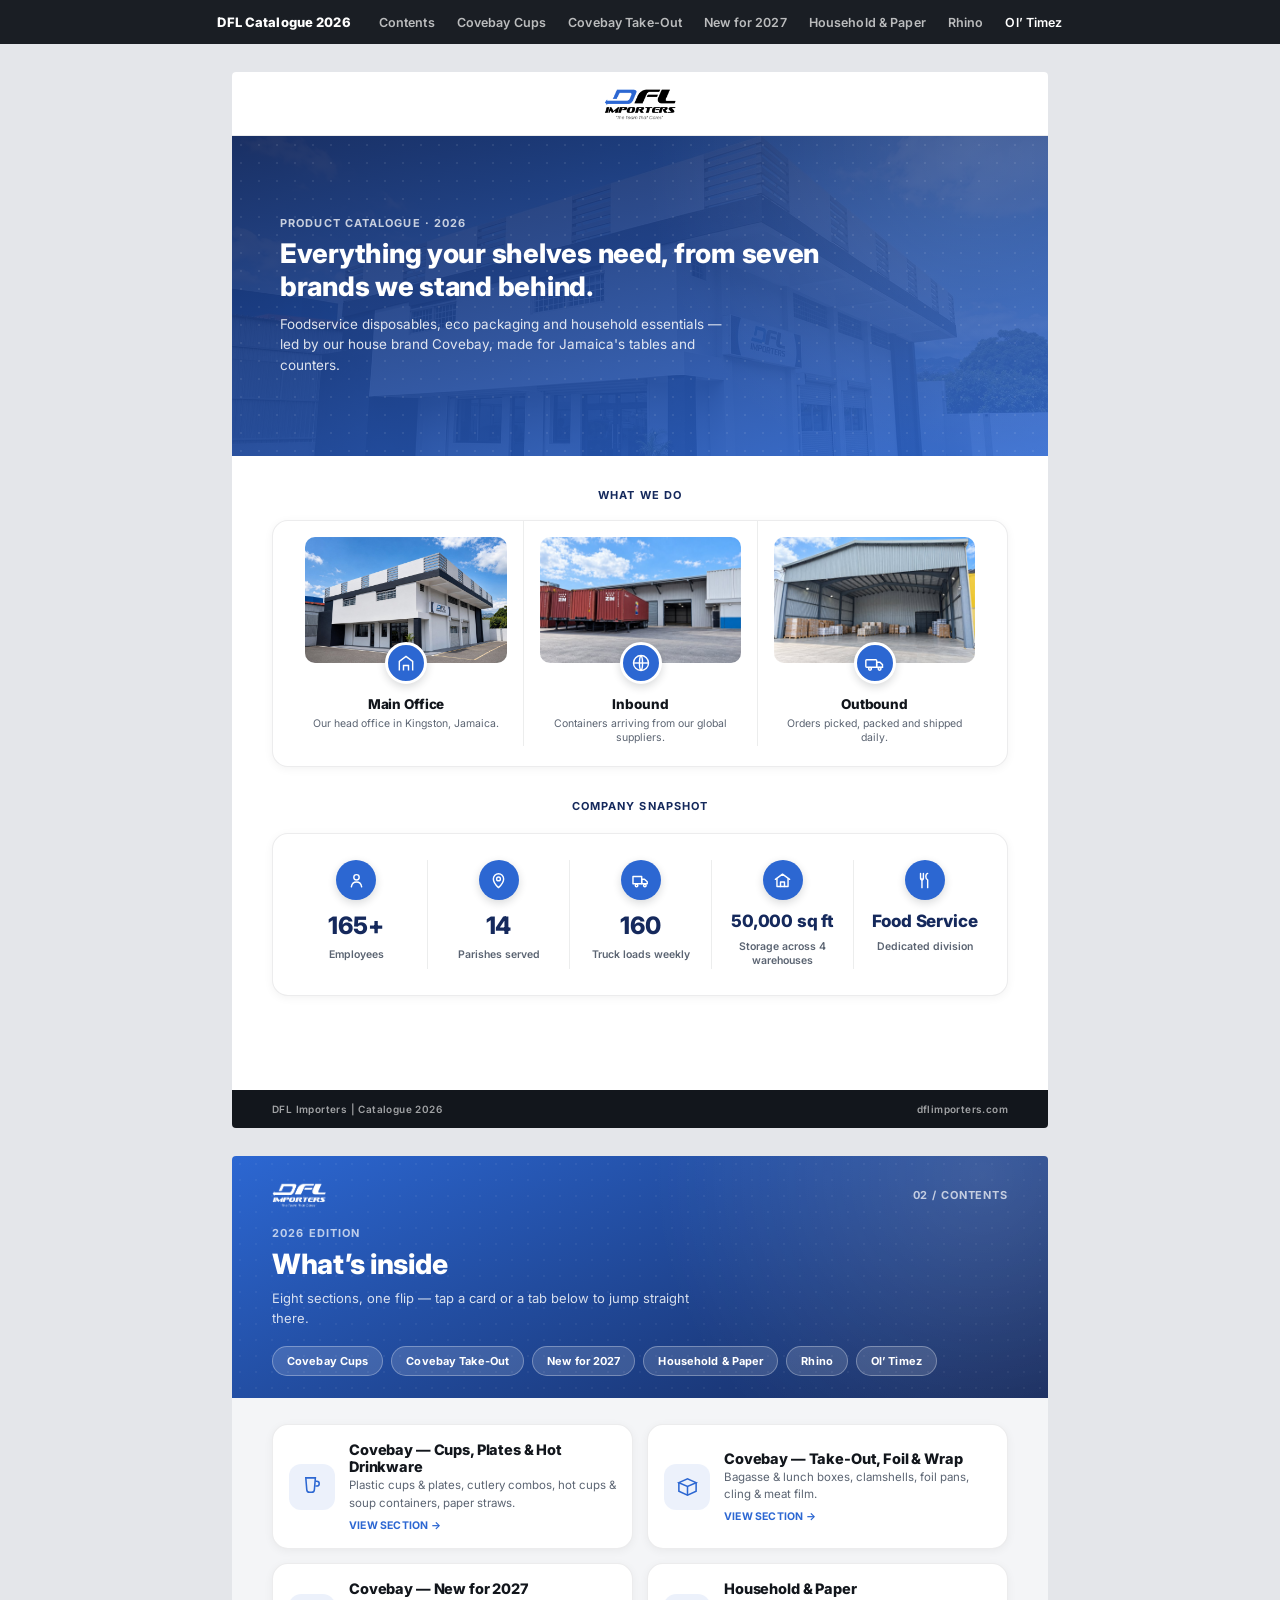
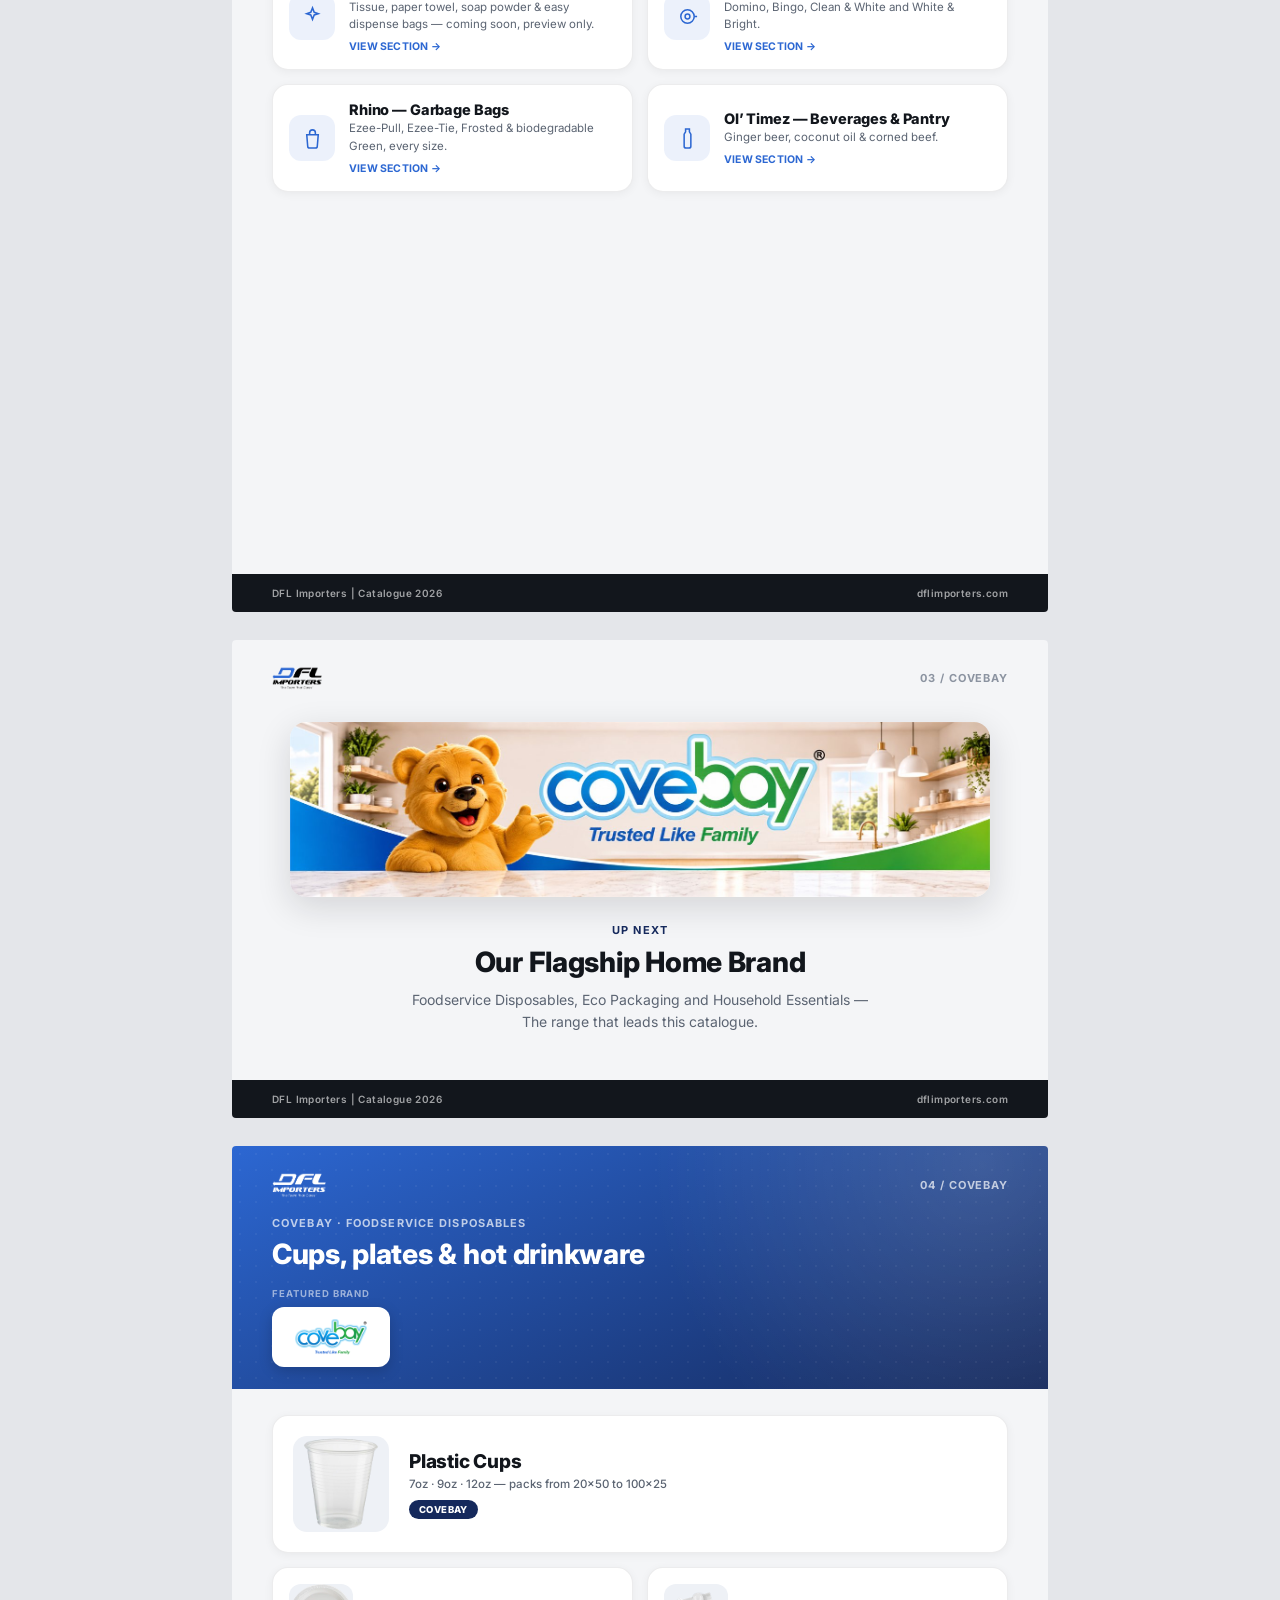
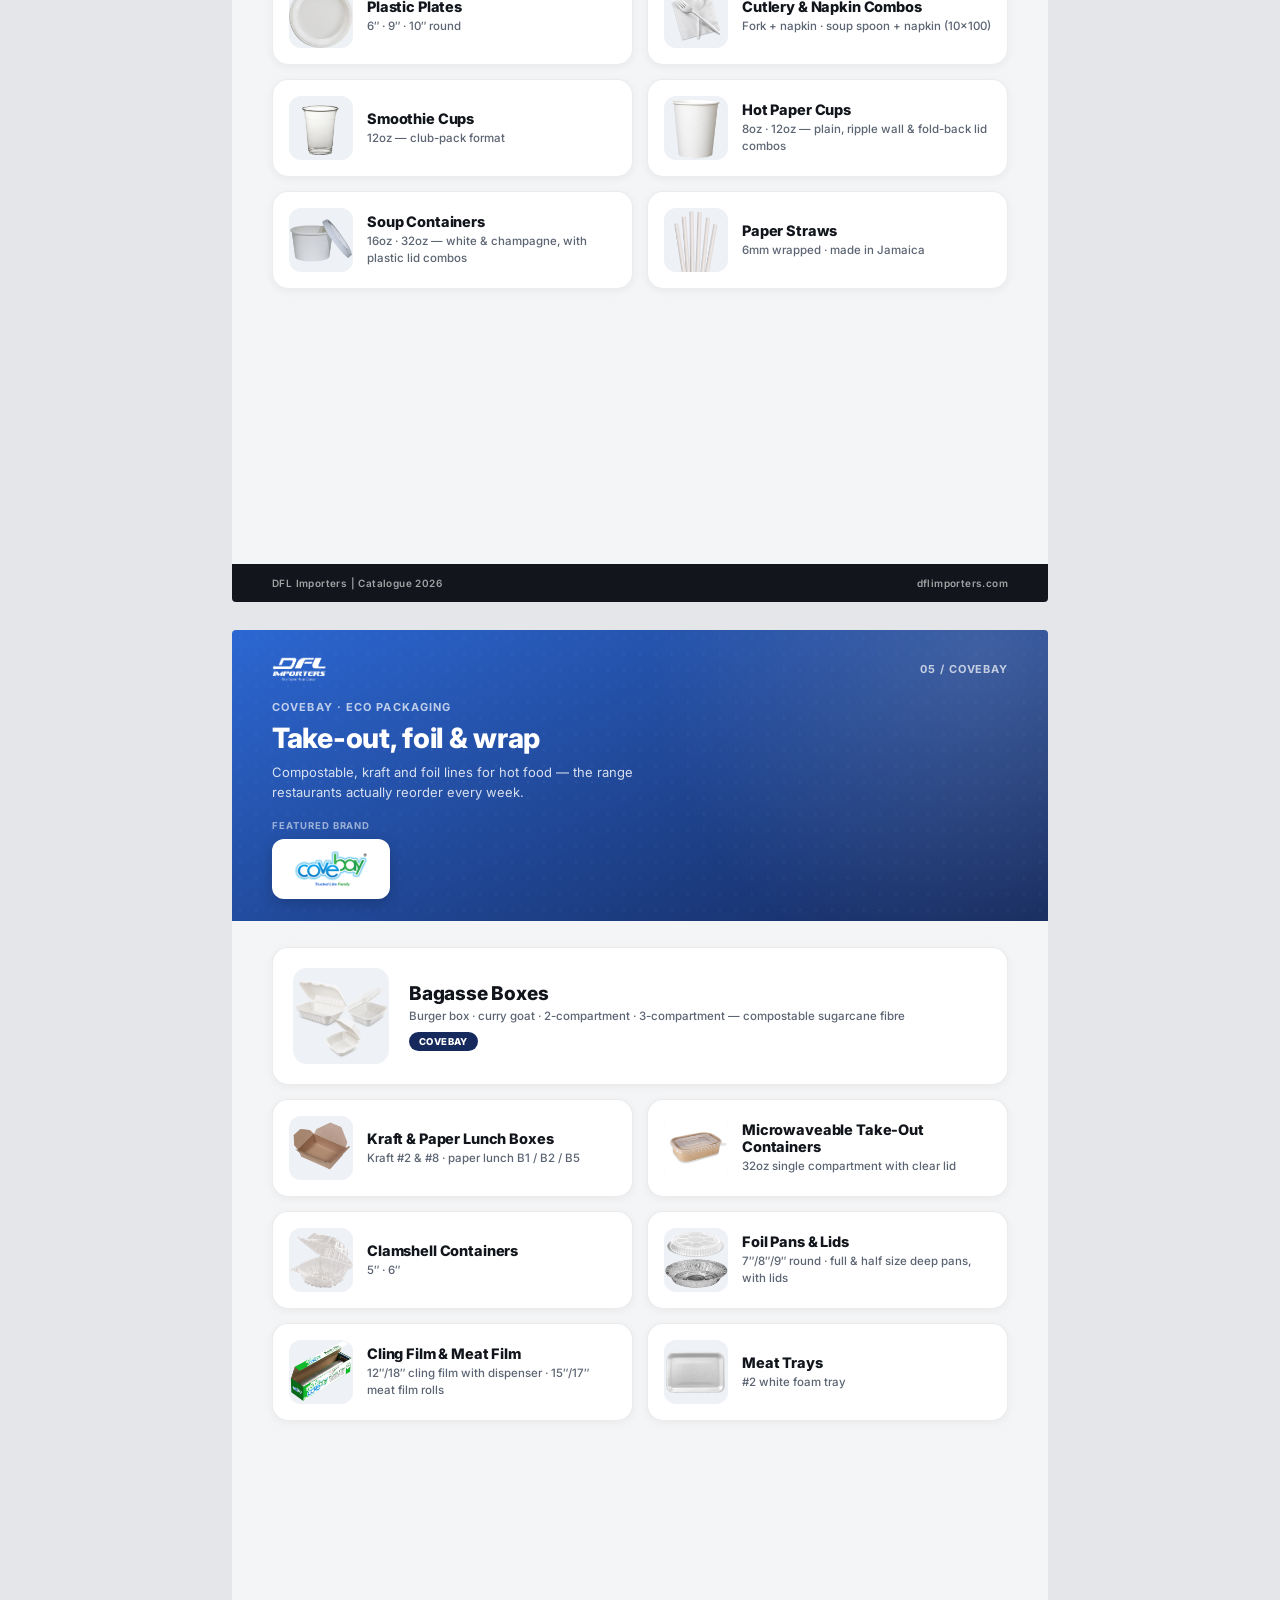
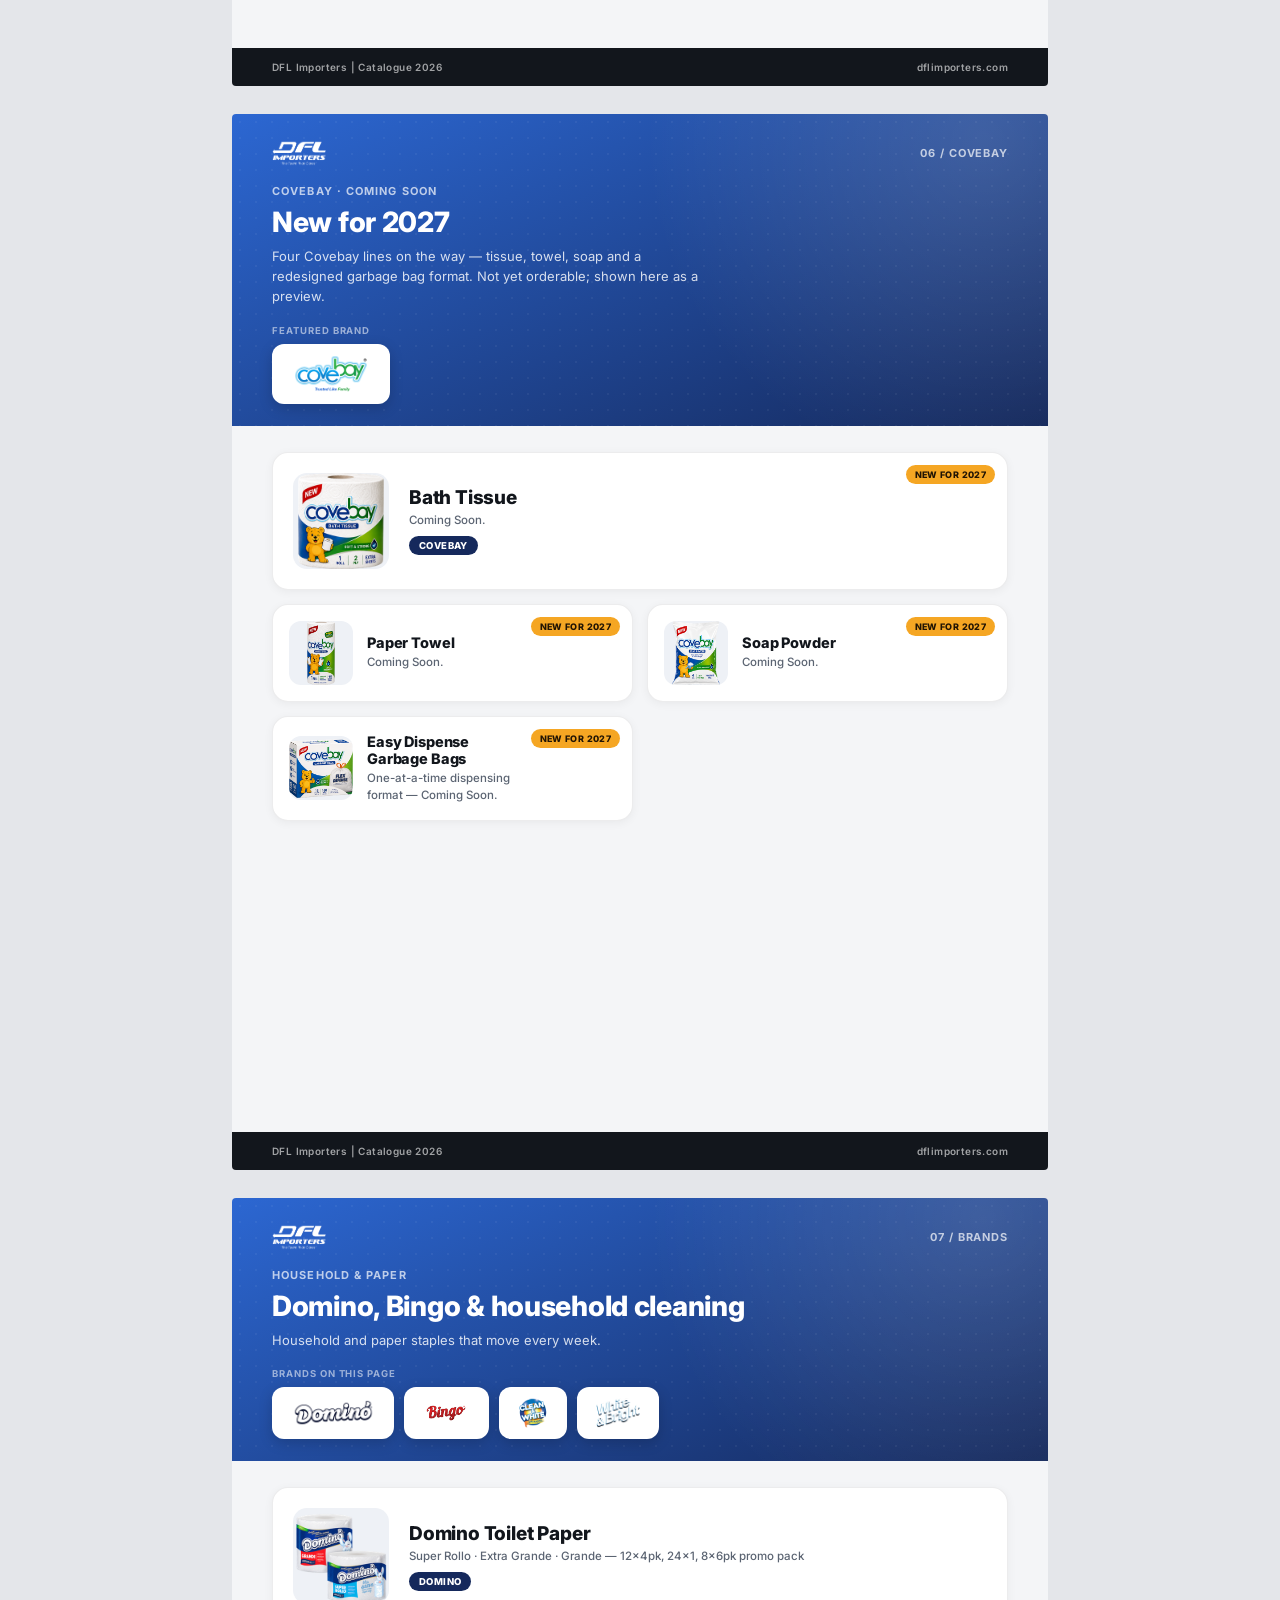
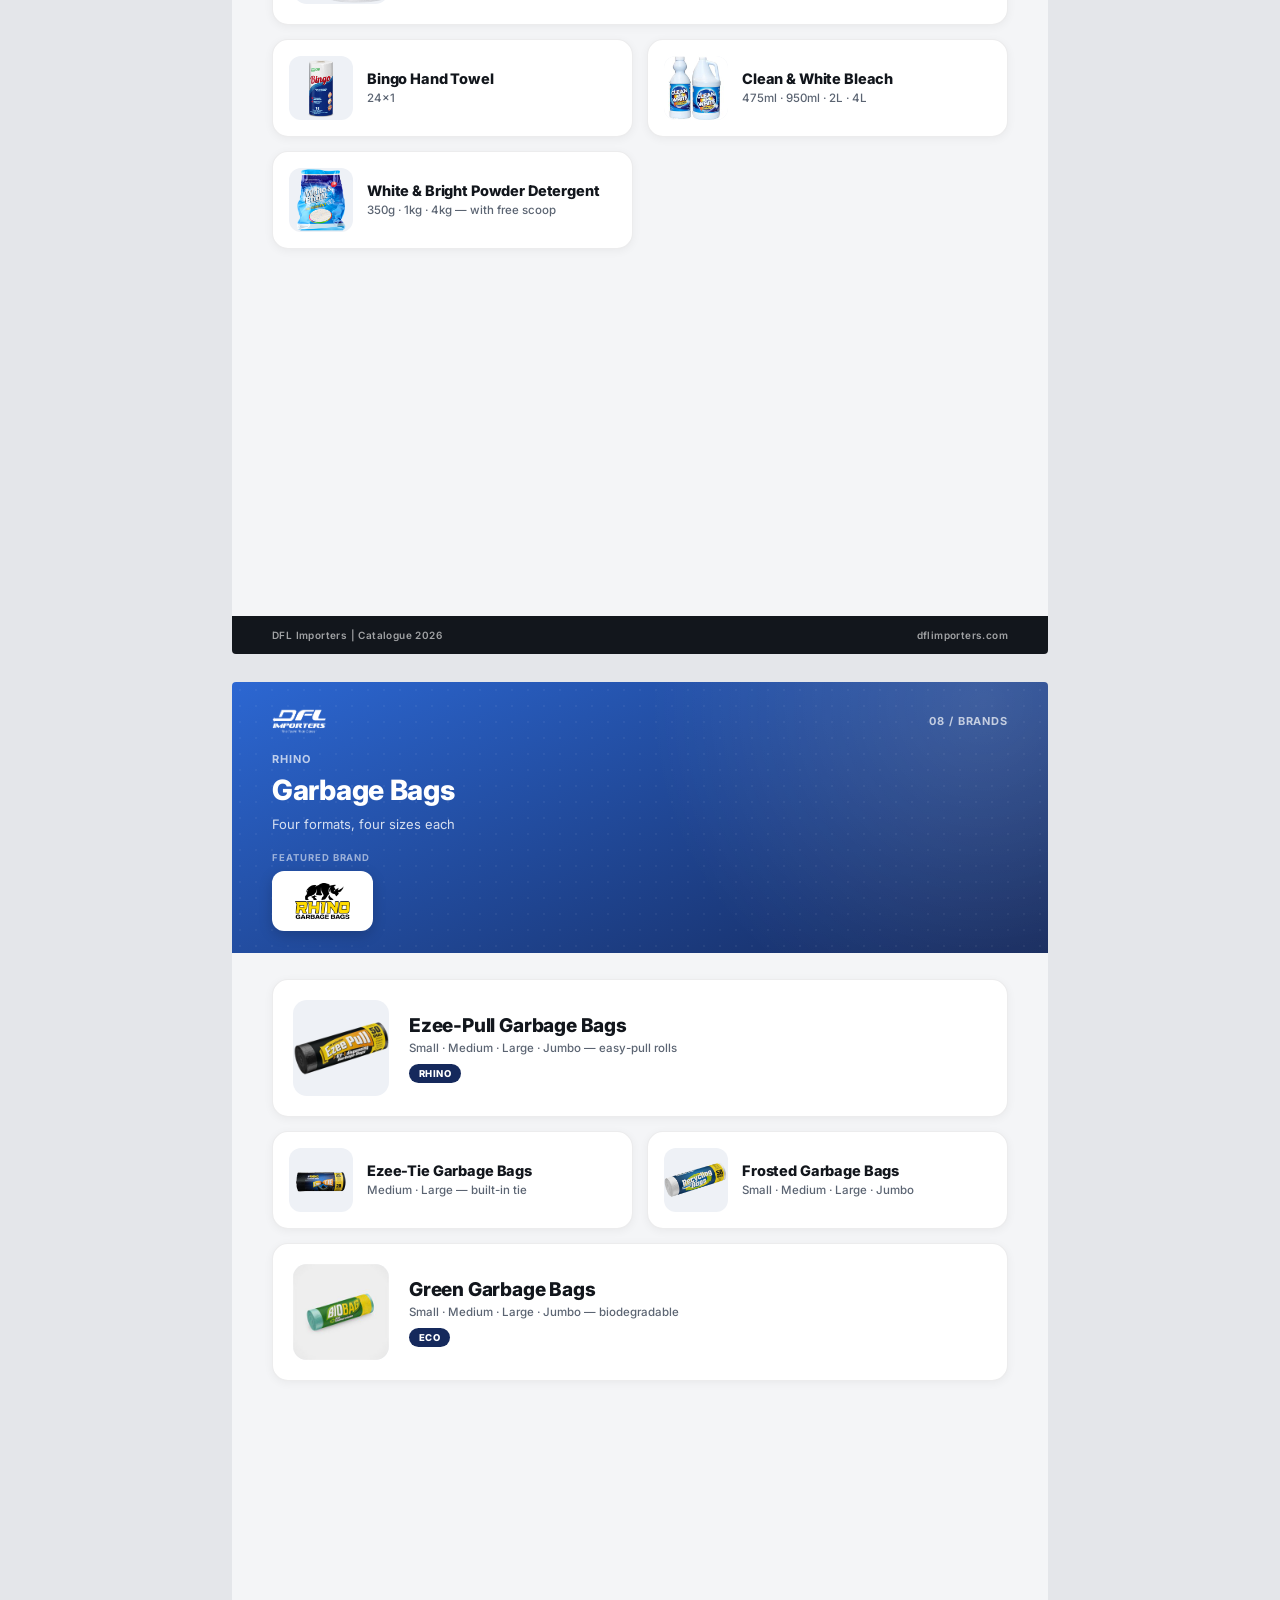
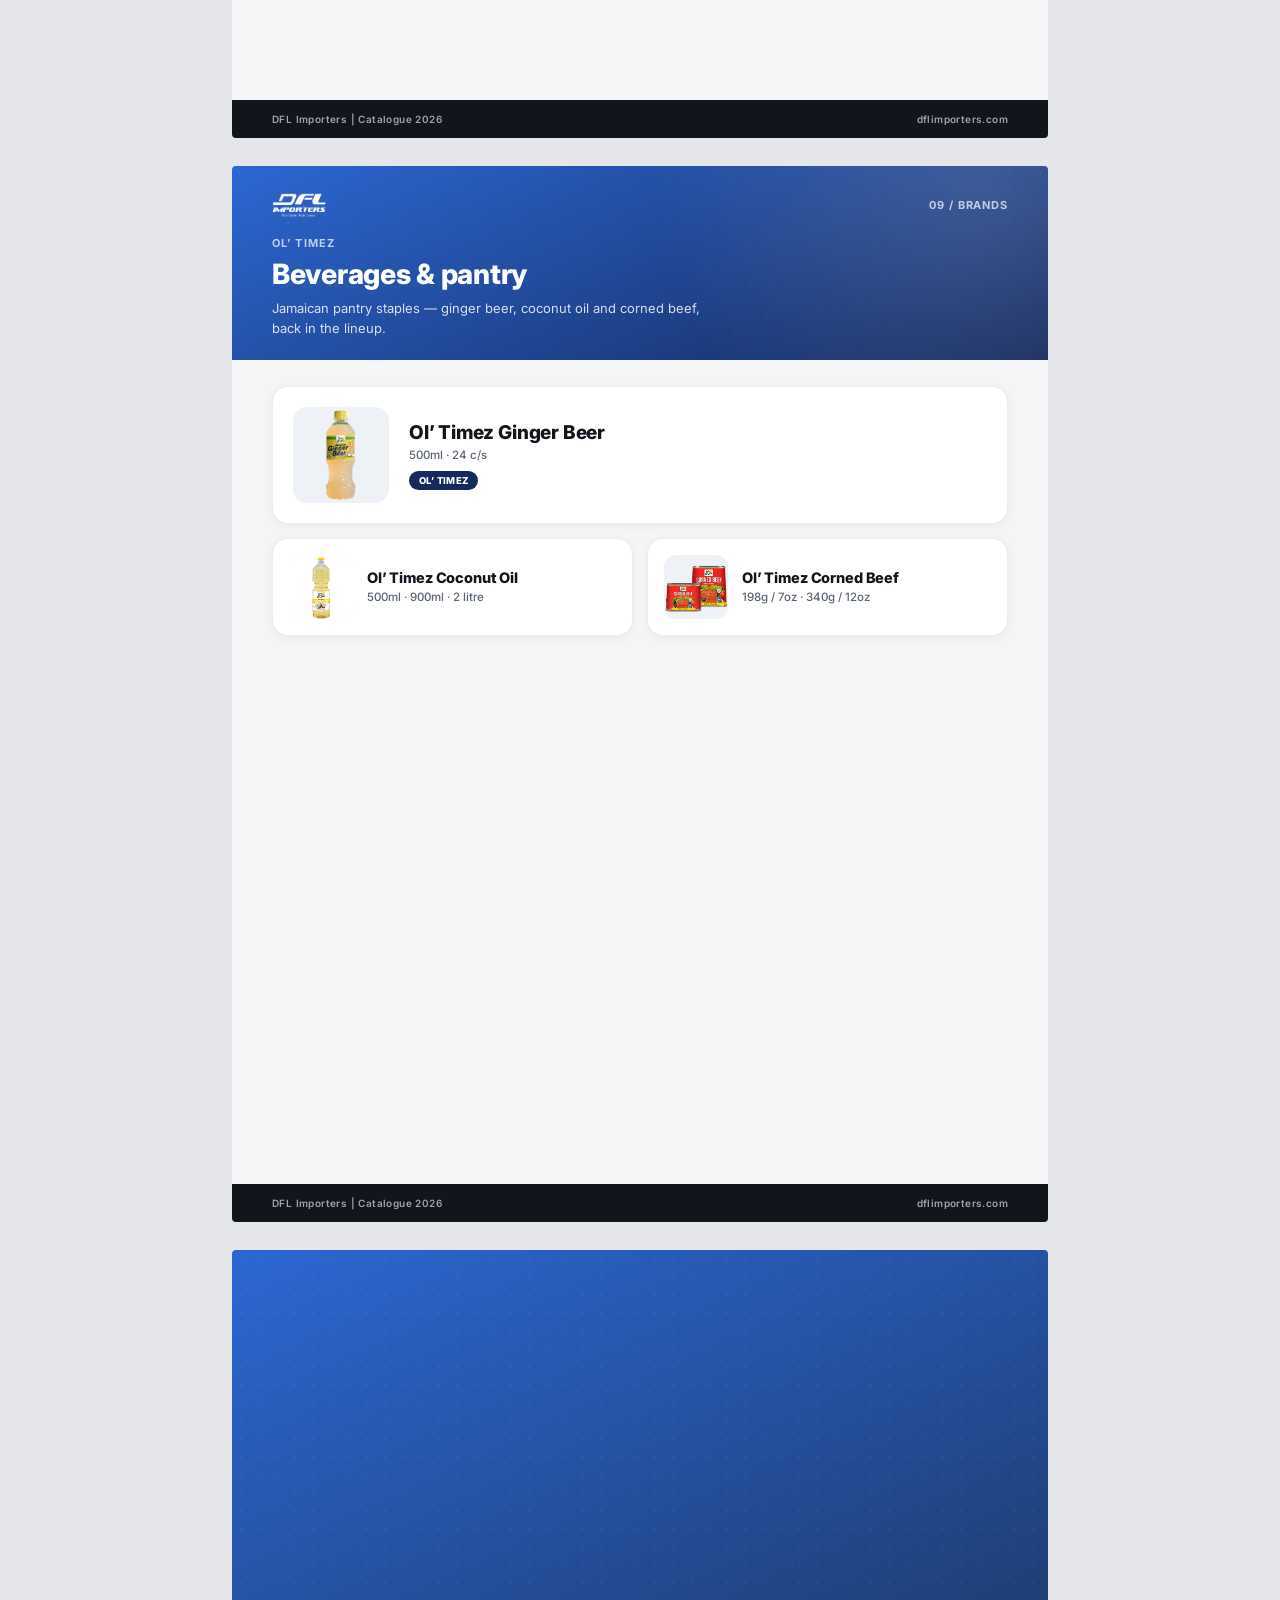
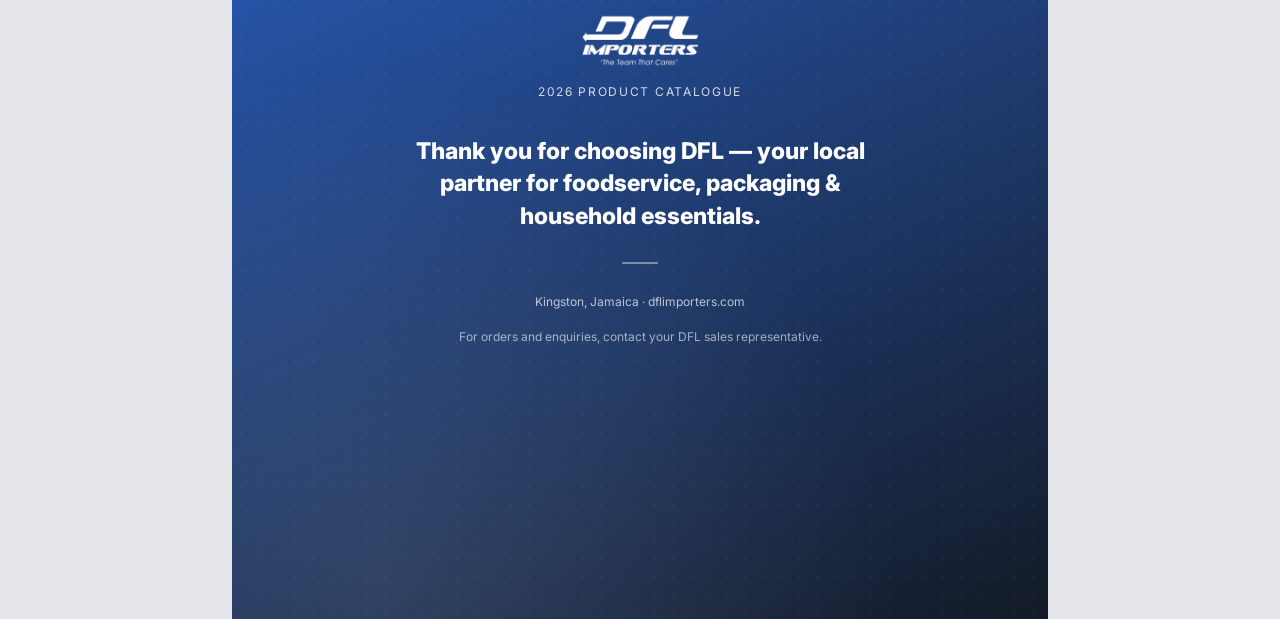
<file: index.html>
<!DOCTYPE html>
<html lang="en">
<head>
<meta charset="UTF-8">
<meta name="viewport" content="width=device-width, initial-scale=1, maximum-scale=5">
<title>DFL Catalogue 2026</title>
<link rel="icon" type="image/png" sizes="32x32" href="assets/icons/favicon-32.png">
<link rel="icon" type="image/png" sizes="64x64" href="assets/icons/favicon.png">
<link rel="icon" type="image/png" sizes="192x192" href="assets/icons/icon-192.png">
<link rel="apple-touch-icon" href="assets/icons/apple-touch-icon.png">
<link rel="manifest" href="manifest.json">
<meta name="theme-color" content="#15295C">
<link rel="preconnect" href="https://fonts.googleapis.com">
<link href="https://fonts.googleapis.com/css2?family=Inter:wght@400;500;600;700;800;900&display=swap" rel="stylesheet">
<link rel="stylesheet" href="assets/catalogue.css">
</head>
<body>

<nav class="sitenav">
  <div class="sitenav-bar">
    <span class="brand">DFL Catalogue 2026</span>
    <button class="nav-toggle" type="button" aria-label="Open menu" aria-expanded="false">
      <svg viewBox="0 0 24 24" fill="none" stroke="currentColor" stroke-width="2" stroke-linecap="round"><line x1="3" y1="6" x2="21" y2="6"/><line x1="3" y1="12" x2="21" y2="12"/><line x1="3" y1="18" x2="21" y2="18"/></svg>
    </button>
  </div>
  <div class="nav-links">
    <a href="#toc">Contents</a>
    <a href="#covebay-cups">Covebay Cups</a>
    <a href="#covebay-takeout">Covebay Take-Out</a>
    <a href="#covebay-new-2027">New for 2027</a>
    <a href="#household-paper">Household &amp; Paper</a>
    <a href="#rhino">Rhino</a>
    <a href="#oltimez">Ol&rsquo; Timez</a>
  </div>
</nav>

<div class="site-frame">

  <section id="cover" class="page-frame">
    <div class="page cover">
      <div class="cover-topbar">
        <img loading="lazy" class="cover-logo" src="assets/dfl-logo-color.png" alt="DFL Importers">
      </div>

      <div class="cover-hero">
        <img class="cover-hero-bg" src="assets/products/DFL%20Main%20Office.jpg" alt="DFL Importers head office">
        <div class="cover-hero-overlay"></div>
        <div class="cover-hero-content">
          <div class="eyebrow">Product catalogue &middot; 2026</div>
          <h1>Everything your shelves need, from seven brands we stand behind.</h1>
          <p>Foodservice disposables, eco packaging and household essentials &mdash; led by our house brand Covebay, made for Jamaica's tables and counters.</p>
        </div>
      </div>

      <div class="cover-gallery">
        <div class="cover-gallery-title">What we do</div>
        <div class="cover-gallery-grid">
          <div class="gallery-col">
            <div class="gallery-photo"><img loading="lazy" src="assets/products/DFL%20Main%20Office.jpg" alt="DFL main office"></div>
            <div class="gallery-icon"><svg viewBox="0 0 24 24" fill="none" stroke="currentColor" stroke-width="1.7"><path d="M4 21V10l8-6 8 6v11"/><path d="M9 21v-6h6v6"/></svg></div>
            <div class="gallery-title">Main Office</div>
            <div class="gallery-desc">Our head office in Kingston, Jamaica.</div>
          </div>
          <div class="gallery-col">
            <div class="gallery-photo"><img loading="lazy" src="assets/products/DFL%20Inbound.jpg" alt="DFL inbound warehouse"></div>
            <div class="gallery-icon"><svg viewBox="0 0 24 24" fill="none" stroke="currentColor" stroke-width="1.7"><circle cx="12" cy="12" r="9"/><path d="M3 12h18"/><path d="M12 3c2.5 2.5 2.5 15.5 0 18"/><path d="M12 3c-2.5 2.5-2.5 15.5 0 18"/></svg></div>
            <div class="gallery-title">Inbound</div>
            <div class="gallery-desc">Containers arriving from our global suppliers.</div>
          </div>
          <div class="gallery-col">
            <div class="gallery-photo"><img loading="lazy" src="assets/products/DFL%20Outbound.jpg" alt="DFL outbound warehouse"></div>
            <div class="gallery-icon"><svg viewBox="0 0 24 24" fill="none" stroke="currentColor" stroke-width="1.7"><rect x="1" y="8" width="13" height="9" rx="1"/><path d="M14 11h4l3 3v3h-7z"/><circle cx="6" cy="19" r="1.7"/><circle cx="17.5" cy="19" r="1.7"/></svg></div>
            <div class="gallery-title">Outbound</div>
            <div class="gallery-desc">Orders picked, packed and shipped daily.</div>
          </div>
        </div>
      </div>

      <div class="cover-facts">
        <div class="cover-facts-title">Company snapshot</div>
        <div class="cover-facts-grid">
          <div class="fact">
            <div class="fact-icon"><svg viewBox="0 0 24 24" fill="none" stroke="currentColor" stroke-width="1.8" stroke-linecap="round" stroke-linejoin="round"><circle cx="12" cy="8" r="3.4"/><path d="M5.5 20c.7-3.8 3.6-6 6.5-6s5.8 2.2 6.5 6"/></svg></div>
            <div class="fact-text">
              <div class="fact-num">165+</div>
              <div class="fact-label">Employees</div>
            </div>
          </div>
          <div class="fact">
            <div class="fact-icon"><svg viewBox="0 0 24 24" fill="none" stroke="currentColor" stroke-width="1.8" stroke-linecap="round" stroke-linejoin="round"><path d="M12 21s6.5-6.1 6.5-11A6.5 6.5 0 0 0 5.5 10c0 4.9 6.5 11 6.5 11z"/><circle cx="12" cy="10" r="2.4"/></svg></div>
            <div class="fact-text">
              <div class="fact-num">14</div>
              <div class="fact-label">Parishes served</div>
            </div>
          </div>
          <div class="fact">
            <div class="fact-icon"><svg viewBox="0 0 24 24" fill="none" stroke="currentColor" stroke-width="1.8" stroke-linecap="round" stroke-linejoin="round"><rect x="2.5" y="7" width="11" height="9"/><path d="M13.5 10.5H17l3.5 3v2.5h-7z"/><circle cx="7" cy="18.3" r="1.6"/><circle cx="17.5" cy="18.3" r="1.6"/></svg></div>
            <div class="fact-text">
              <div class="fact-num">160</div>
              <div class="fact-label">Truck loads weekly</div>
            </div>
          </div>
          <div class="fact">
            <div class="fact-icon"><svg viewBox="0 0 24 24" fill="none" stroke="currentColor" stroke-width="1.8" stroke-linecap="round" stroke-linejoin="round"><path d="M3 10.5 12 4l9 6.5"/><path d="M5 10v9.5h14V10"/><path d="M9.5 19.5V14h5v5.5"/></svg></div>
            <div class="fact-text">
              <div class="fact-num small">50,000 sq ft</div>
              <div class="fact-label">Storage across 4 warehouses</div>
            </div>
          </div>
          <div class="fact">
            <div class="fact-icon"><svg viewBox="0 0 24 24" fill="none" stroke="currentColor" stroke-width="1.8" stroke-linecap="round" stroke-linejoin="round"><path d="M7 3v6.5a1.8 1.8 0 0 0 3.6 0V3"/><path d="M8.8 9.5V21"/><path d="M16 3c-1.4.4-2.3 2-2.3 4.3 0 2 .8 3.4 2.3 3.9V21"/></svg></div>
            <div class="fact-text">
              <div class="fact-num small">Food Service</div>
              <div class="fact-label">Dedicated division</div>
            </div>
          </div>
        </div>
      </div>

      <div class="footer"><span>DFL Importers | Catalogue 2026</span><span>dflimporters.com</span></div>
    </div>
  </section>

  <section id="toc" class="page-frame">
    <div class="page"><div class="hero">
      <div class="hero-top">
        <img loading="lazy" class="logo" src="assets/dfl-logo-white.png" alt="DFL Importers">
        <div class="page-tag">02 / contents</div>
      </div>
      <div class="hero-body">
        <div class="eyebrow">2026 edition</div>
        <h1>What&rsquo;s inside</h1>
        <p>Eight sections, one flip &mdash; tap a card or a tab below to jump straight there.</p>
      </div>
      <div class="toc-tabs">
        
        <a class="toc-tab" href="#covebay-cups">Covebay Cups</a>
        <a class="toc-tab" href="#covebay-takeout">Covebay Take-Out</a>
        <a class="toc-tab" href="#covebay-new-2027">New for 2027</a>
        <a class="toc-tab" href="#household-paper">Household &amp; Paper</a>
        <a class="toc-tab" href="#rhino">Rhino</a>
        <a class="toc-tab" href="#oltimez">Ol&rsquo; Timez</a>
        
      </div>
    </div><div class="content"><div class="grid">

        <a class="card toc-tile" href="#covebay-cups">
          <div class="picon"><svg viewBox="0 0 24 24" fill="none" stroke="currentColor" stroke-width="1.6"><path d="M5 3h10l-1 12a3 3 0 0 1-3 3H9a3 3 0 0 1-3-3L5 3z"/><path d="M15 6.5h1.5a2.5 2.5 0 0 1 0 5H15"/></svg></div>
          <div>
            <div class="tile-title">Covebay &mdash; Cups, Plates &amp; Hot Drinkware</div>
            <div class="tile-desc">Plastic cups &amp; plates, cutlery combos, hot cups &amp; soup containers, paper straws.</div>
            <div class="tile-arrow">VIEW SECTION &rarr;</div>
          </div>
        </a>

        <a class="card toc-tile" href="#covebay-takeout">
          <div class="picon"><svg viewBox="0 0 24 24" fill="none" stroke="currentColor" stroke-width="1.6"><path d="M3 8l9-4 9 4-9 4-9-4z"/><path d="M3 8v9l9 4 9-4V8"/><path d="M12 12v9"/></svg></div>
          <div>
            <div class="tile-title">Covebay &mdash; Take-Out, Foil &amp; Wrap</div>
            <div class="tile-desc">Bagasse &amp; lunch boxes, clamshells, foil pans, cling &amp; meat film.</div>
            <div class="tile-arrow">VIEW SECTION &rarr;</div>
          </div>
        </a>

        <a class="card toc-tile" href="#covebay-new-2027">
          <div class="picon"><svg viewBox="0 0 24 24" fill="none" stroke="currentColor" stroke-width="1.6"><path d="M12 3l1.8 4.6L18 9l-4.2 1.4L12 15l-1.8-4.6L6 9l4.2-1.4L12 3z"/></svg></div>
          <div>
            <div class="tile-title">Covebay &mdash; New for 2027</div>
            <div class="tile-desc">Tissue, paper towel, soap powder &amp; easy dispense bags &mdash; coming soon, preview only.</div>
            <div class="tile-arrow">VIEW SECTION &rarr;</div>
          </div>
        </a>

        <a class="card toc-tile" href="#household-paper">
          <div class="picon"><svg viewBox="0 0 24 24" fill="none" stroke="currentColor" stroke-width="1.6"><circle cx="12" cy="12" r="7"/><circle cx="12" cy="12" r="2.5"/><path d="M19 12h3"/></svg></div>
          <div>
            <div class="tile-title">Household &amp; Paper</div>
            <div class="tile-desc">Domino, Bingo, Clean &amp; White and White &amp; Bright.</div>
            <div class="tile-arrow">VIEW SECTION &rarr;</div>
          </div>
        </a>

        <a class="card toc-tile" href="#rhino">
          <div class="picon"><svg viewBox="0 0 24 24" fill="none" stroke="currentColor" stroke-width="1.6"><path d="M6 8h12l-1 12a2 2 0 0 1-2 2H9a2 2 0 0 1-2-2L6 8z"/><path d="M9 8V6a3 3 0 0 1 6 0v2"/></svg></div>
          <div>
            <div class="tile-title">Rhino &mdash; Garbage Bags</div>
            <div class="tile-desc">Ezee-Pull, Ezee-Tie, Frosted &amp; biodegradable Green, every size.</div>
            <div class="tile-arrow">VIEW SECTION &rarr;</div>
          </div>
        </a>

        <a class="card toc-tile" href="#oltimez">
          <div class="picon"><svg viewBox="0 0 24 24" fill="none" stroke="currentColor" stroke-width="1.6"><path d="M10 2h4v3l1.5 2.5V20a2 2 0 0 1-2 2h-3a2 2 0 0 1-2-2V7.5L10 5V2z"/></svg></div>
          <div>
            <div class="tile-title">Ol&rsquo; Timez &mdash; Beverages &amp; Pantry</div>
            <div class="tile-desc">Ginger beer, coconut oil &amp; corned beef.</div>
            <div class="tile-arrow">VIEW SECTION &rarr;</div>
          </div>
        </a>

    </div></div><div class="footer"><span>DFL Importers | Catalogue 2026</span><span>dflimporters.com</span></div></div>
  </section>

  <section id="covebay-banner" class="page-frame">
    <div class="page divider">
      <div class="divider-header">
        <img loading="lazy" class="logo-color" src="assets/dfl-logo-color.png" alt="DFL Importers">
        <div class="page-tag">03 / covebay</div>
      </div>

      <div class="divider-body">
        <img loading="lazy" src="assets/products/Covebay%20Feature%20Image%20Banner.jpg" alt="Covebay — Trusted Like Family">
        <div class="divider-eyebrow">Up next</div>
        <div class="divider-title">Our Flagship Home Brand</div>
        <p class="divider-sub">Foodservice Disposables, Eco Packaging and Household Essentials &mdash; The range that leads this catalogue.</p>
      </div>

      <div class="footer"><span>DFL Importers | Catalogue 2026</span><span>dflimporters.com</span></div>
    </div>
  </section>

  <section id="covebay-cups" class="page-frame">
    <div class="page"><div class="hero">
      <div class="hero-top">
        <img loading="lazy" class="logo" src="assets/dfl-logo-white.png" alt="DFL Importers">
        <div class="page-tag">04 / covebay</div>
      </div>
      <div class="hero-body">
        <div class="eyebrow">Covebay &middot; foodservice disposables</div>
        <h1>Cups, plates &amp; hot drinkware</h1>
        
        <div class="hero-brands-label">Featured brand</div>
        <div class="hero-brands"><div class="hero-brand-chip solo"><img loading="lazy" src="assets/covebay-logo.png" alt="Covebay"></div></div>
      </div>
    </div><div class="content"><div class="grid">

        <div class="card feature">
          <div class="thumb"><img loading="lazy" src="assets/products/Plastic%20Cup.png" alt="Plastic Cups"></div>
          <div>
            <div class="cname">Plastic Cups</div>
            <div class="specs">7oz &middot; 9oz &middot; 12oz &mdash; packs from 20&times;50 to 100&times;25</div>
            <div class="tag">Covebay</div>
          </div>
        </div>

        <div class="card">
          <div class="thumb"><img loading="lazy" src="assets/products/9in%20Plastic%20Plate.png" alt="Plastic Plates"></div>
          <div>
            <div class="cname">Plastic Plates</div>
            <div class="specs">6&Prime; &middot; 9&Prime; &middot; 10&Prime; round</div>
          </div>
        </div>

        <div class="card">
          <div class="thumb"><img loading="lazy" src="assets/products/Cutlery%20spoon%20fork%20napkin.png" alt="Cutlery &amp; Napkin Combos"></div>
          <div>
            <div class="cname">Cutlery &amp; Napkin Combos</div>
            <div class="specs">Fork + napkin &middot; soup spoon + napkin (10&times;100)</div>
          </div>
        </div>

        <div class="card">
          <div class="thumb"><img loading="lazy" src="assets/products/Smoothie%20Cup.png" alt="Smoothie Cups"></div>
          <div>
            <div class="cname">Smoothie Cups</div>
            <div class="specs">12oz &mdash; club-pack format</div>
          </div>
        </div>

        <div class="card">
          <div class="thumb"><img loading="lazy" src="assets/products/Paper%20Cup.png" alt="Hot Paper Cups"></div>
          <div>
            <div class="cname">Hot Paper Cups</div>
            <div class="specs">8oz &middot; 12oz &mdash; plain, ripple wall &amp; fold-back lid combos</div>
          </div>
        </div>

        <div class="card">
          <div class="thumb"><img loading="lazy" src="assets/products/Paper%20Soup%20Cup%20PNG.png" alt="Soup Containers"></div>
          <div>
            <div class="cname">Soup Containers</div>
            <div class="specs">16oz &middot; 32oz &mdash; white &amp; champagne, with plastic lid combos</div>
          </div>
        </div>

        <div class="card">
          <div class="thumb"><img loading="lazy" src="assets/products/Paper%20Straws.png" alt="Paper Straws"></div>
          <div>
            <div class="cname">Paper Straws</div>
            <div class="specs">6mm wrapped &middot; made in Jamaica</div>
          </div>
        </div>

    </div></div><div class="footer"><span>DFL Importers | Catalogue 2026</span><span>dflimporters.com</span></div></div>
  </section>

  <section id="covebay-takeout" class="page-frame">
    <div class="page"><div class="hero">
      <div class="hero-top">
        <img loading="lazy" class="logo" src="assets/dfl-logo-white.png" alt="DFL Importers">
        <div class="page-tag">05 / covebay</div>
      </div>
      <div class="hero-body">
        <div class="eyebrow">Covebay &middot; eco packaging</div>
        <h1>Take-out, foil &amp; wrap</h1>
        <p>Compostable, kraft and foil lines for hot food &mdash; the range restaurants actually reorder every week.</p>
        <div class="hero-brands-label">Featured brand</div>
        <div class="hero-brands"><div class="hero-brand-chip solo"><img loading="lazy" src="assets/covebay-logo.png" alt="Covebay"></div></div>
      </div>
    </div><div class="content"><div class="grid">

        <div class="card feature">
          <div class="thumb"><img loading="lazy" src="assets/products/Bagasse%20Boxes%20Group%20Image%20(1).png" alt="Bagasse Boxes"></div>
          <div>
            <div class="cname">Bagasse Boxes</div>
            <div class="specs">Burger box &middot; curry goat &middot; 2-compartment &middot; 3-compartment &mdash; compostable sugarcane fibre</div>
            <div class="tag">Covebay</div>
          </div>
        </div>

        <div class="card">
          <div class="thumb"><img loading="lazy" src="assets/products/Kraft%20Lunchbox%20open.png" alt="Kraft &amp; Paper Lunch Boxes"></div>
          <div>
            <div class="cname">Kraft &amp; Paper Lunch Boxes</div>
            <div class="specs">Kraft #2 &amp; #8 &middot; paper lunch B1 / B2 / B5</div>
          </div>
        </div>

        <div class="card">
          <div class="thumb"><img loading="lazy" src="assets/products/Kraft%20Microwaveable.jpg" alt="Microwaveable Take-Out Containers"></div>
          <div>
            <div class="cname">Microwaveable Take-Out Containers</div>
            <div class="specs">32oz single compartment with clear lid</div>
          </div>
        </div>

        <div class="card">
          <div class="thumb"><img loading="lazy" src="assets/products/ClamshellPNG.png" alt="Clamshell Containers"></div>
          <div>
            <div class="cname">Clamshell Containers</div>
            <div class="specs">5&Prime; &middot; 6&Prime;</div>
          </div>
        </div>

        <div class="card">
          <div class="thumb"><img loading="lazy" src="assets/products/7inch%20Round%20foil%20pan%20with%20lid.png" alt="Foil Pans &amp; Lids"></div>
          <div>
            <div class="cname">Foil Pans &amp; Lids</div>
            <div class="specs">7&Prime;/8&Prime;/9&Prime; round &middot; full &amp; half size deep pans, with lids</div>
          </div>
        </div>

        <div class="card">
          <div class="thumb"><img loading="lazy" src="assets/products/Covebay%20Film%20Box%20New%20100ft.png" alt="Cling Film &amp; Meat Film"></div>
          <div>
            <div class="cname">Cling Film &amp; Meat Film</div>
            <div class="specs">12&Prime;/18&Prime; cling film with dispenser &middot; 15&Prime;/17&Prime; meat film rolls</div>
          </div>
        </div>

        <div class="card">
          <div class="thumb"><img loading="lazy" src="assets/products/White%20Meat%20Tray.png" alt="Meat Trays"></div>
          <div>
            <div class="cname">Meat Trays</div>
            <div class="specs">#2 white foam tray</div>
          </div>
        </div>

    </div></div><div class="footer"><span>DFL Importers | Catalogue 2026</span><span>dflimporters.com</span></div></div>
  </section>

  <section id="covebay-new-2027" class="page-frame">
    <div class="page"><div class="hero">
      <div class="hero-top">
        <img loading="lazy" class="logo" src="assets/dfl-logo-white.png" alt="DFL Importers">
        <div class="page-tag">06 / covebay</div>
      </div>
      <div class="hero-body">
        <div class="eyebrow">Covebay &middot; coming soon</div>
        <h1>New for 2027</h1>
        <p>Four Covebay lines on the way &mdash; tissue, towel, soap and a redesigned garbage bag format. Not yet orderable; shown here as a preview.</p>
        <div class="hero-brands-label">Featured brand</div>
        <div class="hero-brands"><div class="hero-brand-chip solo"><img loading="lazy" src="assets/covebay-logo.png" alt="Covebay"></div></div>
      </div>
    </div><div class="content"><div class="grid">

        <div class="card feature">
          <div class="new-flag">NEW FOR 2027</div>
          <div class="thumb"><img loading="lazy" src="assets/products/Covebay%20Tissue_New.png" alt="Bath Tissue"></div>
          <div>
            <div class="cname">Bath Tissue</div>
            <div class="specs">Coming Soon.</div>
            <div class="tag">Covebay</div>
          </div>
        </div>

        <div class="card">
          <div class="new-flag">NEW FOR 2027</div>
          <div class="thumb"><img loading="lazy" src="assets/products/Covebay%20Paper%20Towel_New.png" alt="Paper Towel"></div>
          <div>
            <div class="cname">Paper Towel</div>
            <div class="specs">Coming Soon.</div>
          </div>
        </div>

        <div class="card">
          <div class="new-flag">NEW FOR 2027</div>
          <div class="thumb"><img loading="lazy" src="assets/products/Covebay%20Soap%20Powder_New.png" alt="Soap Powder"></div>
          <div>
            <div class="cname">Soap Powder</div>
            <div class="specs">Coming Soon.</div>
          </div>
        </div>

        <div class="card">
          <div class="new-flag">NEW FOR 2027</div>
          <div class="thumb"><img loading="lazy" src="assets/products/Covebay%20Garbage%20Bag_EasyDispense_Box_New.png" alt="Easy Dispense Garbage Bags"></div>
          <div style="padding-right:88px;">
            <div class="cname">Easy Dispense Garbage Bags</div>
            <div class="specs">One-at-a-time dispensing format &mdash; Coming Soon.</div>
          </div>
        </div>

    </div></div><div class="footer"><span>DFL Importers | Catalogue 2026</span><span>dflimporters.com</span></div></div>
  </section>

  <section id="household-paper" class="page-frame">
    <div class="page"><div class="hero">
      <div class="hero-top">
        <img loading="lazy" class="logo" src="assets/dfl-logo-white.png" alt="DFL Importers">
        <div class="page-tag">07 / brands</div>
      </div>
      <div class="hero-body">
        <div class="eyebrow">Household &amp; paper</div>
        <h1>Domino, Bingo &amp; household cleaning</h1>
        <p>Household and paper staples that move every week.</p>
        <div class="hero-brands-label">Brands on this page</div>
        <div class="hero-brands">
          <div class="hero-brand-chip"><img loading="lazy" src="assets/domino-logo.png" alt="Domino"></div>
          <div class="hero-brand-chip"><img loading="lazy" src="assets/bingo-logo.png" alt="Bingo"></div>
          <div class="hero-brand-chip"><img loading="lazy" src="assets/clean-white-logo.png" alt="Clean &amp; White"></div>
          <div class="hero-brand-chip"><img loading="lazy" src="assets/white-bright-logo.png" alt="White &amp; Bright"></div>
        </div>
      </div>
    </div><div class="content"><div class="grid">

        <div class="card feature">
          <div class="thumb"><img loading="lazy" src="assets/products/Domino%20Toilet%20Paper%20Group.png" alt="Domino Toilet Paper"></div>
          <div>
            <div class="cname">Domino Toilet Paper</div>
            <div class="specs">Super Rollo &middot; Extra Grande &middot; Grande &mdash; 12&times;4pk, 24&times;1, 8&times;6pk promo pack</div>
            <div class="tag">Domino</div>
          </div>
        </div>

        <div class="card">
          <div class="thumb"><img loading="lazy" src="assets/products/Bingo%20Hand%20Towel.png" alt="Bingo Hand Towel"></div>
          <div>
            <div class="cname">Bingo Hand Towel</div>
            <div class="specs">24&times;1</div>
          </div>
        </div>

        <div class="card">
          <div class="thumb"><img loading="lazy" src="assets/products/Bleach%20Group%20Image.jpg" alt="Clean &amp; White Bleach"></div>
          <div>
            <div class="cname">Clean &amp; White Bleach</div>
            <div class="specs">475ml &middot; 950ml &middot; 2L &middot; 4L</div>
          </div>
        </div>

        <div class="card">
          <div class="thumb"><img loading="lazy" src="assets/products/White%20%26%20Bright%20Mockup.png" alt="White &amp; Bright Powder Detergent"></div>
          <div>
            <div class="cname">White &amp; Bright Powder Detergent</div>
            <div class="specs">350g &middot; 1kg &middot; 4kg &mdash; with free scoop</div>
          </div>
        </div>

    </div></div><div class="footer"><span>DFL Importers | Catalogue 2026</span><span>dflimporters.com</span></div></div>
  </section>

  <section id="rhino" class="page-frame">
    <div class="page"><div class="hero">
      <div class="hero-top">
        <img loading="lazy" class="logo" src="assets/dfl-logo-white.png" alt="DFL Importers">
        <div class="page-tag">08 / brands</div>
      </div>
      <div class="hero-body">
        <div class="eyebrow">Rhino</div>
        <h1>Garbage Bags</h1>
        <p>Four formats, four sizes each</p>
        <div class="hero-brands-label">Featured brand</div>
        <div class="hero-brands"><div class="hero-brand-chip solo"><img loading="lazy" src="assets/rhino-logo-black.png" alt="Rhino"></div></div>
      </div>
    </div><div class="content"><div class="grid">

        <div class="card feature">
          <div class="thumb"><img loading="lazy" src="assets/products/Rhino%20Ezee%20Pull.png" alt="Ezee-Pull Garbage Bags"></div>
          <div>
            <div class="cname">Ezee-Pull Garbage Bags</div>
            <div class="specs">Small &middot; Medium &middot; Large &middot; Jumbo &mdash; easy-pull rolls</div>
            <div class="tag">Rhino</div>
          </div>
        </div>

        <div class="card">
          <div class="thumb"><img loading="lazy" src="assets/products/Rhino%20Ezee%20Tie.png" alt="Ezee-Tie Garbage Bags"></div>
          <div>
            <div class="cname">Ezee-Tie Garbage Bags</div>
            <div class="specs">Medium &middot; Large &mdash; built-in tie</div>
          </div>
        </div>

        <div class="card">
          <div class="thumb"><img loading="lazy" src="assets/products/Rhino%20Frosted.png" alt="Frosted Garbage Bags"></div>
          <div>
            <div class="cname">Frosted Garbage Bags</div>
            <div class="specs">Small &middot; Medium &middot; Large &middot; Jumbo</div>
          </div>
        </div>

        <div class="card feature">
          <div class="thumb"><img loading="lazy" src="assets/products/Rhino%20Green.jpg" alt="Green Garbage Bags"></div>
          <div>
            <div class="cname">Green Garbage Bags</div>
            <div class="specs">Small &middot; Medium &middot; Large &middot; Jumbo &mdash; biodegradable</div>
            <div class="tag">Eco</div>
          </div>
        </div>

    </div></div><div class="footer"><span>DFL Importers | Catalogue 2026</span><span>dflimporters.com</span></div></div>
  </section>

  <section id="oltimez" class="page-frame">
    <div class="page"><div class="hero">
      <div class="hero-top">
        <img loading="lazy" class="logo" src="assets/dfl-logo-white.png" alt="DFL Importers">
        <div class="page-tag">09 / brands</div>
      </div>
      <div class="hero-body">
        <div class="eyebrow">Ol&rsquo; Timez</div>
        <h1>Beverages &amp; pantry</h1>
        <p>Jamaican pantry staples &mdash; ginger beer, coconut oil and corned beef, back in the lineup.</p>
      </div>
    </div><div class="content"><div class="grid">

        <div class="card feature">
          <div class="thumb"><img loading="lazy" src="assets/products/Ginger%20Beer%20Mockup.png" alt="Ol&rsquo; Timez Ginger Beer"></div>
          <div>
            <div class="cname">Ol&rsquo; Timez Ginger Beer</div>
            <div class="specs">500ml &middot; 24 c/s</div>
            <div class="tag">Ol&rsquo; Timez</div>
          </div>
        </div>

        <div class="card">
          <div class="thumb"><img loading="lazy" src="assets/products/Coconut%20Oil%20Mockup%20900ml.jpg" alt="Ol&rsquo; Timez Coconut Oil"></div>
          <div>
            <div class="cname">Ol&rsquo; Timez Coconut Oil</div>
            <div class="specs">500ml &middot; 900ml &middot; 2 litre</div>
          </div>
        </div>

        <div class="card">
          <div class="thumb"><img loading="lazy" src="assets/products/Ol%20Timez%20Corned%20Beef%20Group.png" alt="Ol&rsquo; Timez Corned Beef"></div>
          <div>
            <div class="cname">Ol&rsquo; Timez Corned Beef</div>
            <div class="specs">198g / 7oz &middot; 340g / 12oz</div>
          </div>
        </div>

    </div></div><div class="footer"><span>DFL Importers | Catalogue 2026</span><span>dflimporters.com</span></div></div>
  </section>

  <section id="back-cover" class="page-frame">
    <div class="page">
      <div class="backcover">
        <img loading="lazy" class="bc-logo" src="assets/dfl-logo-white.png" alt="DFL Importers">
        <div class="bc-tagline">2026 Product Catalogue</div>
        <div class="bc-thanks">Thank you for choosing DFL &mdash; your local partner for foodservice, packaging &amp; household essentials.</div>
        <div class="bc-divider"></div>
        <div class="bc-meta">
          <div class="bc-sub">Kingston, Jamaica &middot; dflimporters.com</div>
          <div class="bc-sub" style="margin-top:14px; opacity:.6;">For orders and enquiries, contact your DFL sales representative.</div>
        </div>
      </div>
    </div>
  </section>

</div>

<script src="assets/catalogue.js" defer></script>
</body>
</html>
</file>
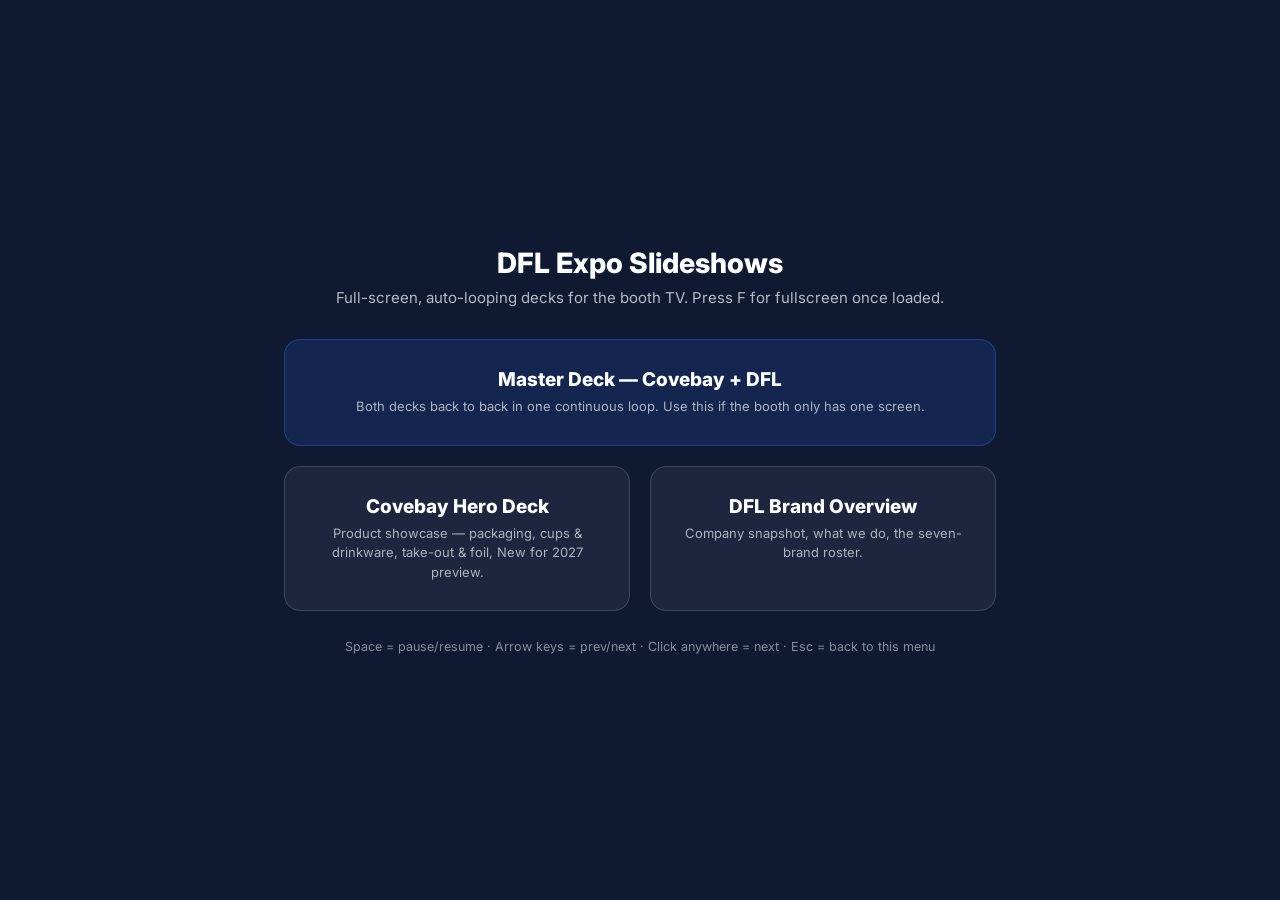
<file: slides/index.html>
<!DOCTYPE html>
<html lang="en">
<head>
<meta charset="UTF-8">
<meta name="viewport" content="width=device-width, initial-scale=1">
<title>DFL Expo Slideshows</title>
<link rel="preconnect" href="https://fonts.googleapis.com">
<link href="https://fonts.googleapis.com/css2?family=Inter:wght@400;600;700;800&display=swap" rel="stylesheet">
<style>
  *{box-sizing:border-box;}
  body{margin:0; min-height:100vh; background:#0F1932; font-family:'Inter',sans-serif; display:flex; align-items:center; justify-content:center;}
  .wrap{max-width:760px; padding:48px 24px; color:#fff; text-align:center;}
  h1{font-size:28px; font-weight:800; margin:0 0 8px;}
  p{color:rgba(255,255,255,.7); font-size:15px; margin:0 0 32px;}
  .cards{display:grid; grid-template-columns:1fr 1fr; gap:20px;}
  a.card.master{grid-column:span 2; background:rgba(44,103,210,.18); border-color:rgba(44,103,210,.4);}
  a.card{
    display:block; background:rgba(255,255,255,.06); border:1px solid rgba(255,255,255,.14);
    border-radius:16px; padding:28px 20px; text-decoration:none; color:#fff; transition:background .2s ease;
  }
  a.card:hover{background:rgba(255,255,255,.12);}
  a.card .name{font-size:19px; font-weight:800; margin-bottom:6px;}
  a.card .desc{font-size:13px; color:rgba(255,255,255,.65); line-height:1.5;}
  .hint{margin-top:28px; font-size:12.5px; color:rgba(255,255,255,.5);}
</style>
</head>
<body>
  <div class="wrap">
    <h1>DFL Expo Slideshows</h1>
    <p>Full-screen, auto-looping decks for the booth TV. Press F for fullscreen once loaded.</p>
    <div class="cards">
      <a class="card master" href="master.html">
        <div class="name">Master Deck — Covebay + DFL</div>
        <div class="desc">Both decks back to back in one continuous loop. Use this if the booth only has one screen.</div>
      </a>
      <a class="card" href="covebay.html">
        <div class="name">Covebay Hero Deck</div>
        <div class="desc">Product showcase — packaging, cups &amp; drinkware, take-out &amp; foil, New for 2027 preview.</div>
      </a>
      <a class="card" href="dfl-overview.html">
        <div class="name">DFL Brand Overview</div>
        <div class="desc">Company snapshot, what we do, the seven-brand roster.</div>
      </a>
    </div>
    <div class="hint">Space = pause/resume &middot; Arrow keys = prev/next &middot; Click anywhere = next &middot; Esc = back to this menu</div>
  </div>
</body>
</html>
</file>
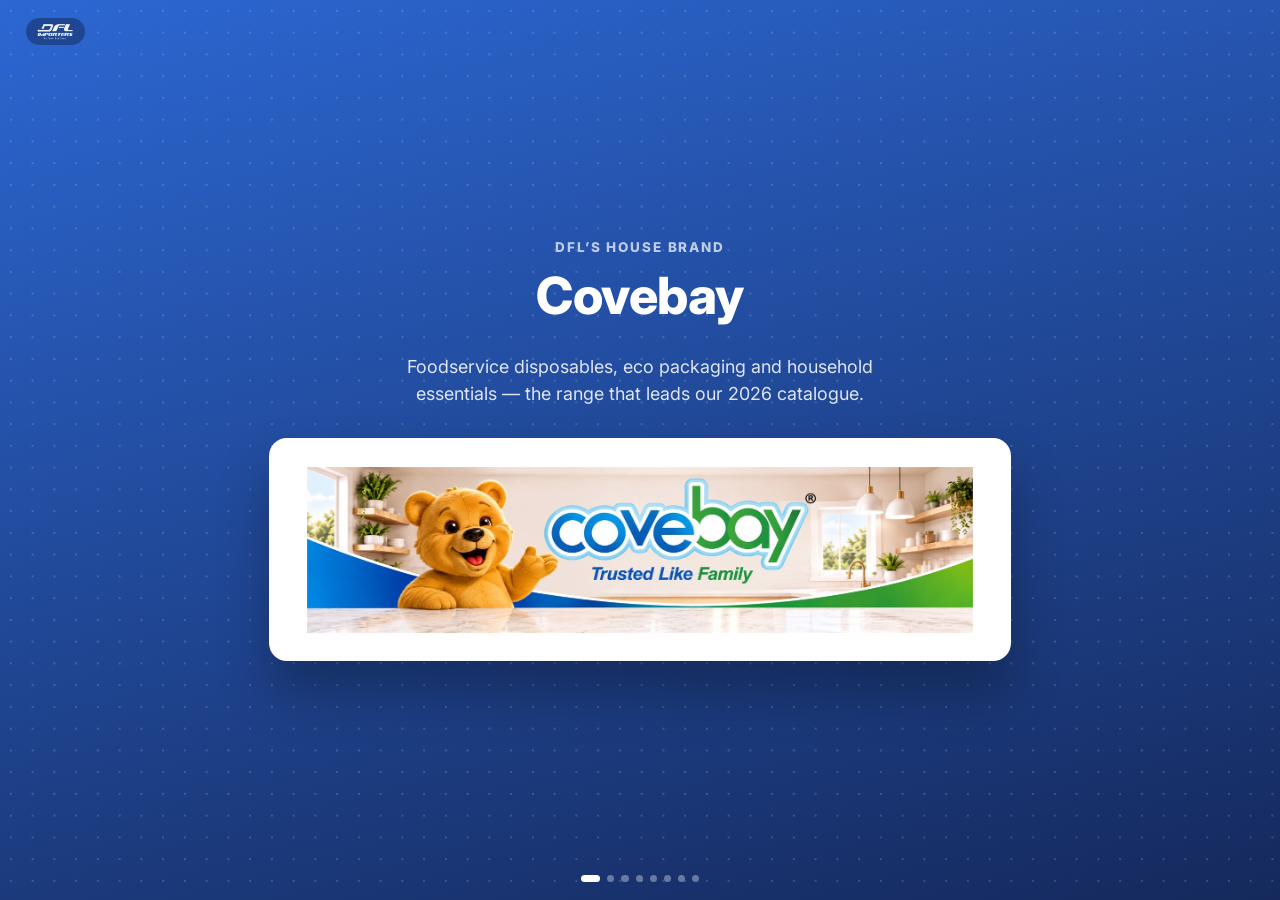
<file: slides/covebay.html>
<!DOCTYPE html>
<html lang="en">
<head>
<meta charset="UTF-8">
<meta name="viewport" content="width=device-width, initial-scale=1">
<title>Covebay — Expo Showcase</title>
<link rel="icon" type="image/png" sizes="32x32" href="../assets/icons/favicon-32.png">
<link rel="preconnect" href="https://fonts.googleapis.com">
<link href="https://fonts.googleapis.com/css2?family=Inter:wght@400;500;600;700;800;900&display=swap" rel="stylesheet">
<link rel="stylesheet" href="shared.css">
</head>
<body>

<div class="deck" id="covebay-deck">

  <!-- 1. Title -->
  <section class="slide banner-hero active" data-duration="9000">
    <div class="dotgrid"></div>
    <div class="corner-dfl"><img src="../assets/dfl-logo-white.png" alt="DFL Importers"></div>
    <div class="bh-inner">
      <div class="eyebrow-row" style="justify-content:center;"><div class="eyebrow">DFL&rsquo;s House Brand</div></div>
      <h1>Covebay</h1>
      <p class="tag">Foodservice disposables, eco packaging and household essentials &mdash; the range that leads our 2026 catalogue.</p>
      <div class="bh-banner-wrap">
        <img src="../assets/products/Covebay%20Feature%20Image%20Banner.jpg" alt="Covebay — Trusted Like Family">
      </div>
    </div>
  </section>

  <!-- 2. Eco packaging spotlight -->
  <section class="slide split" data-duration="8000">
    <div class="corner-dfl"><img src="../assets/dfl-logo-white.png" alt="DFL Importers"></div>
    <div class="corner-covebay"><img src="../assets/covebay-logo.png" alt="Covebay"></div>
    <div class="panel">
      <div class="eyebrow">Covebay &middot; Take-Out</div>
      <h2>Eco Packaging, Done Right</h2>
      <p>Compostable sugarcane-fibre boxes — burger, curry goat, 2-compartment and 3-compartment formats.</p>
      <div class="spec-line">Bagasse Boxes &middot; fully compostable fibre</div>
    </div>
    <div class="stage">
      <div class="glow"></div>
      <img src="../assets/products/Bagasse%20Boxes%20Group%20Image%20(1).png" alt="Bagasse Boxes">
    </div>
  </section>

  <!-- 3. Cups, Plates & Hot Drinkware — part 1 -->
  <section class="slide grid-slide" data-duration="9000">
    <div class="corner-dfl"><img src="../assets/dfl-logo-white.png" alt="DFL Importers"></div>
    <div class="corner-covebay"><img src="../assets/covebay-logo.png" alt="Covebay"></div>
    <div class="gs-header">
      <div class="eyebrow">Covebay</div>
      <h2>Cups, Plates &amp; Hot Drinkware</h2>
      <p>Seven families, ready to stock today.</p>
    </div>
    <div class="gs-grid cols-2">
      <div class="gs-tile">
        <div class="thumb"><img src="../assets/products/Plastic%20Cup.png" alt="Plastic Cups"></div>
        <div class="gt-name">Plastic Cups</div>
        <div class="gt-spec">7oz &middot; 9oz &middot; 12oz</div>
      </div>
      <div class="gs-tile">
        <div class="thumb"><img src="../assets/products/9in%20Plastic%20Plate.png" alt="Plastic Plates"></div>
        <div class="gt-name">Plastic Plates</div>
        <div class="gt-spec">6&Prime; &middot; 9&Prime; &middot; 10&Prime; round</div>
      </div>
      <div class="gs-tile">
        <div class="thumb"><img src="../assets/products/Cutlery%20spoon%20fork%20napkin.png" alt="Cutlery & Napkin Combos"></div>
        <div class="gt-name">Cutlery &amp; Napkin Combos</div>
        <div class="gt-spec">Fork + napkin &middot; soup spoon + napkin</div>
      </div>
      <div class="gs-tile">
        <div class="thumb"><img src="../assets/products/Smoothie%20Cup.png" alt="Smoothie Cups"></div>
        <div class="gt-name">Smoothie Cups</div>
        <div class="gt-spec">12oz &mdash; club-pack format</div>
      </div>
    </div>
  </section>

  <!-- 4. Cups, Plates & Hot Drinkware — part 2 -->
  <section class="slide grid-slide" data-duration="9000">
    <div class="corner-dfl"><img src="../assets/dfl-logo-white.png" alt="DFL Importers"></div>
    <div class="corner-covebay"><img src="../assets/covebay-logo.png" alt="Covebay"></div>
    <div class="gs-header">
      <div class="eyebrow">Covebay</div>
      <h2>Cups, Plates &amp; Hot Drinkware</h2>
      <p>Seven families, ready to stock today.</p>
    </div>
    <div class="gs-grid cols-2">
      <div class="gs-tile">
        <div class="thumb"><img src="../assets/products/Paper%20Cup.png" alt="Hot Paper Cups"></div>
        <div class="gt-name">Hot Paper Cups</div>
        <div class="gt-spec">8oz &middot; 12oz &middot; ripple wall</div>
      </div>
      <div class="gs-tile">
        <div class="thumb"><img src="../assets/products/Paper%20Soup%20Cup%20PNG.png" alt="Soup Containers"></div>
        <div class="gt-name">Soup Containers</div>
        <div class="gt-spec">16oz &middot; 32oz &mdash; white &amp; champagne</div>
      </div>
      <div class="gs-tile">
        <div class="thumb"><img src="../assets/products/Paper%20Straws.png" alt="Paper Straws"></div>
        <div class="gt-name">Paper Straws</div>
        <div class="gt-spec">6mm wrapped &middot; made in Jamaica</div>
      </div>
    </div>
  </section>

  <!-- 5. Take-Out, Foil & Wrap — part 1 -->
  <section class="slide grid-slide" data-duration="9000">
    <div class="corner-dfl"><img src="../assets/dfl-logo-white.png" alt="DFL Importers"></div>
    <div class="corner-covebay"><img src="../assets/covebay-logo.png" alt="Covebay"></div>
    <div class="gs-header">
      <div class="eyebrow">Covebay</div>
      <h2>Take-Out, Foil &amp; Wrap</h2>
      <p>Seven families, ready to stock today.</p>
    </div>
    <div class="gs-grid cols-2">
      <div class="gs-tile">
        <div class="thumb"><img src="../assets/products/Bagasse%20Boxes%20Group%20Image%20(1).png" alt="Bagasse Boxes"></div>
        <div class="gt-name">Bagasse Boxes</div>
        <div class="gt-spec">Compostable sugarcane fibre</div>
      </div>
      <div class="gs-tile">
        <div class="thumb"><img src="../assets/products/Kraft%20Lunchbox%20open.png" alt="Kraft & Paper Lunch Boxes"></div>
        <div class="gt-name">Kraft &amp; Paper Lunch Boxes</div>
        <div class="gt-spec">Kraft #2 &amp; #8 &middot; paper lunch B1/B2/B5</div>
      </div>
      <div class="gs-tile">
        <div class="thumb"><img src="../assets/products/Kraft%20Microwaveable.jpg" alt="Microwaveable Take-Out Containers"></div>
        <div class="gt-name">Microwaveable Containers</div>
        <div class="gt-spec">32oz single compartment, clear lid</div>
      </div>
      <div class="gs-tile">
        <div class="thumb"><img src="../assets/products/ClamshellPNG.png" alt="Clamshell Containers"></div>
        <div class="gt-name">Clamshell Containers</div>
        <div class="gt-spec">5&Prime; &middot; 6&Prime;</div>
      </div>
    </div>
  </section>

  <!-- 6. Take-Out, Foil & Wrap — part 2 -->
  <section class="slide grid-slide" data-duration="9000">
    <div class="corner-dfl"><img src="../assets/dfl-logo-white.png" alt="DFL Importers"></div>
    <div class="corner-covebay"><img src="../assets/covebay-logo.png" alt="Covebay"></div>
    <div class="gs-header">
      <div class="eyebrow">Covebay</div>
      <h2>Take-Out, Foil &amp; Wrap</h2>
      <p>Seven families, ready to stock today.</p>
    </div>
    <div class="gs-grid cols-2">
      <div class="gs-tile">
        <div class="thumb"><img src="../assets/products/7inch%20Round%20foil%20pan%20with%20lid.png" alt="Foil Pans & Lids"></div>
        <div class="gt-name">Foil Pans &amp; Lids</div>
        <div class="gt-spec">7&Prime;/8&Prime;/9&Prime; round &middot; full &amp; half deep pans</div>
      </div>
      <div class="gs-tile">
        <div class="thumb"><img src="../assets/products/Covebay%20Film%20Box%20New%20100ft.png" alt="Cling Film & Meat Film"></div>
        <div class="gt-name">Cling Film &amp; Meat Film</div>
        <div class="gt-spec">12&Prime;/18&Prime; dispenser &middot; 15&Prime;/17&Prime; meat film</div>
      </div>
      <div class="gs-tile">
        <div class="thumb"><img src="../assets/products/White%20Meat%20Tray.png" alt="Meat Trays"></div>
        <div class="gt-name">Meat Trays</div>
        <div class="gt-spec">#2 white foam tray</div>
      </div>
    </div>
  </section>

  <!-- 7. New for 2027 preview -->
  <section class="slide grid-slide" data-duration="9000">
    <div class="corner-dfl"><img src="../assets/dfl-logo-white.png" alt="DFL Importers"></div>
    <div class="corner-covebay"><img src="../assets/covebay-logo.png" alt="Covebay"></div>
    <div class="gs-header">
      <div class="eyebrow">Covebay &middot; Coming Soon</div>
      <h2>New for 2027</h2>
      <p>Four Covebay lines on the way — shown here as a preview. Not yet orderable.</p>
    </div>
    <div class="gs-grid cols-2">
      <div class="gs-tile">
        <div class="new-flag">New for 2027</div>
        <div class="thumb"><img src="../assets/products/Covebay%20Tissue_New.png" alt="Bath Tissue"></div>
        <div class="gt-name">Bath Tissue</div>
        <div class="gt-spec">Coming soon</div>
      </div>
      <div class="gs-tile">
        <div class="new-flag">New for 2027</div>
        <div class="thumb"><img src="../assets/products/Covebay%20Paper%20Towel_New.png" alt="Paper Towel"></div>
        <div class="gt-name">Paper Towel</div>
        <div class="gt-spec">Coming soon</div>
      </div>
      <div class="gs-tile">
        <div class="new-flag">New for 2027</div>
        <div class="thumb"><img src="../assets/products/Covebay%20Soap%20Powder_New.png" alt="Soap Powder"></div>
        <div class="gt-name">Soap Powder</div>
        <div class="gt-spec">Coming soon</div>
      </div>
      <div class="gs-tile">
        <div class="new-flag">New for 2027</div>
        <div class="thumb"><img src="../assets/products/Covebay%20Garbage%20Bag_EasyDispense_Box_New.png" alt="Easy Dispense Garbage Bags"></div>
        <div class="gt-name">Easy Dispense Garbage Bags</div>
        <div class="gt-spec">One-at-a-time dispensing</div>
      </div>
    </div>
  </section>

  <!-- 8. Closing -->
  <section class="slide closing" data-duration="8000">
    <div class="dotgrid"></div>
    <div class="corner-dfl"><img src="../assets/dfl-logo-white.png" alt="DFL Importers"></div>
    <div class="corner-covebay"><img src="../assets/covebay-logo.png" alt="Covebay"></div>
    <div class="cl-inner">
      <img class="cl-logo" src="../assets/dfl-logo-white.png" alt="DFL Importers">
      <h2>Ask your DFL rep about Covebay</h2>
      <p>See the full range — and six more trusted brands — in our 2026 catalogue.</p>
      <div class="cl-url">dflimporters.com</div>
    </div>
  </section>

</div>

<script src="shared.js"></script>
</body>
</html>
</file>
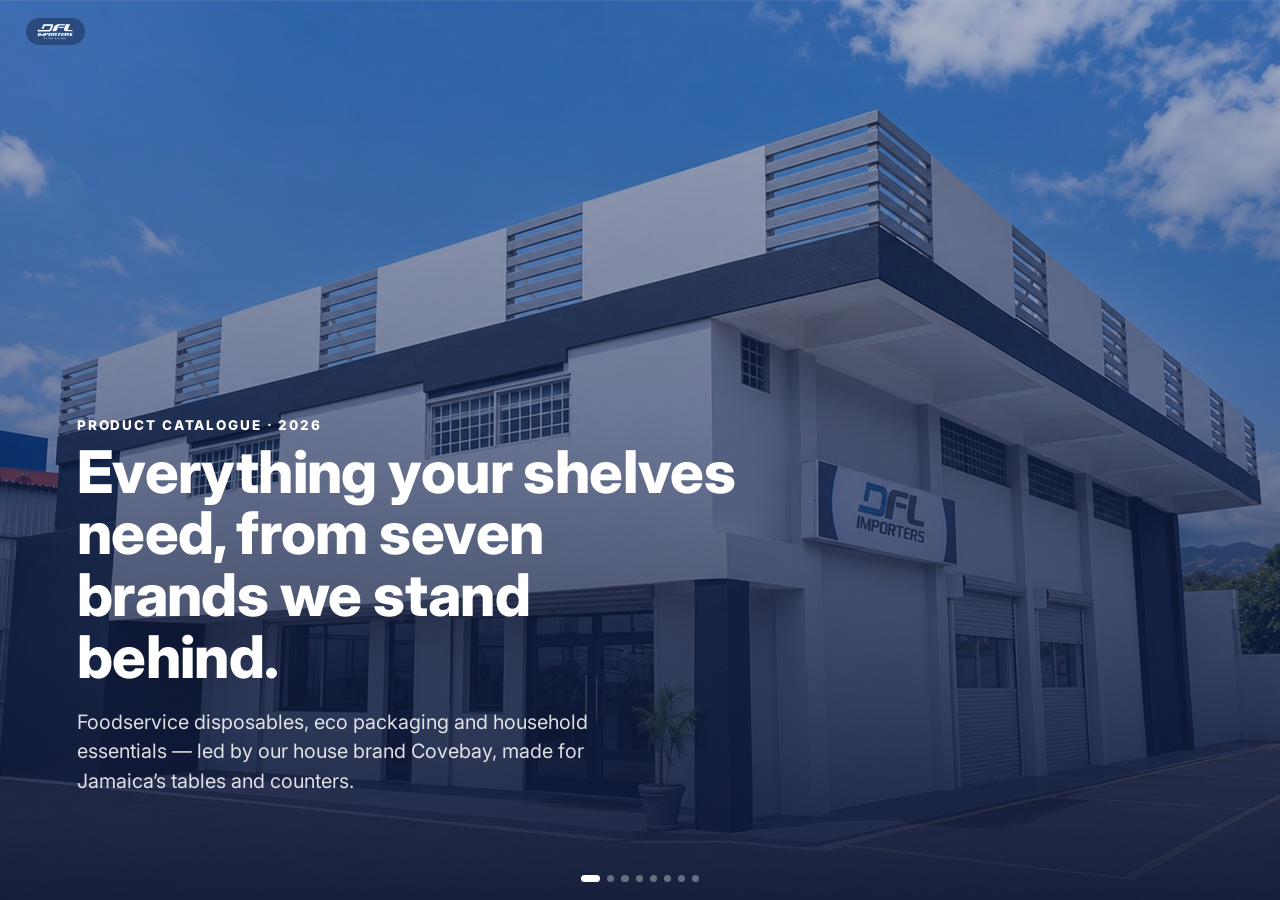
<file: slides/dfl-overview.html>
<!DOCTYPE html>
<html lang="en">
<head>
<meta charset="UTF-8">
<meta name="viewport" content="width=device-width, initial-scale=1">
<title>DFL Importers — Expo Overview</title>
<link rel="icon" type="image/png" sizes="32x32" href="../assets/icons/favicon-32.png">
<link rel="preconnect" href="https://fonts.googleapis.com">
<link href="https://fonts.googleapis.com/css2?family=Inter:wght@400;500;600;700;800;900&display=swap" rel="stylesheet">
<link rel="stylesheet" href="shared.css">
</head>
<body>

<div class="deck" id="dfl-deck">

  <!-- 1. Title -->
  <section class="slide hero-bg active" data-duration="9000">
    <div class="bg-wrap">
      <img src="../assets/products/DFL%20Main%20Office.jpg" alt="DFL Importers head office">
    </div>
    <div class="bg-scrim"></div>
    <div class="corner-dfl"><img src="../assets/dfl-logo-white.png" alt="DFL Importers"></div>
    <div class="content">
      <div class="eyebrow">Product Catalogue &middot; 2026</div>
      <h1>Everything your shelves need, from seven brands we stand behind.</h1>
      <p>Foodservice disposables, eco packaging and household essentials — led by our house brand Covebay, made for Jamaica&rsquo;s tables and counters.</p>
    </div>
  </section>

  <!-- 2. Company snapshot -->
  <section class="slide stats-slide" data-duration="9000">
    <div class="dotgrid"></div>
    <div class="corner-dfl"><img src="../assets/dfl-logo-white.png" alt="DFL Importers"></div>
    <div class="gs-header">
      <div class="eyebrow">Who we are</div>
      <h2>Company Snapshot</h2>
    </div>
    <div class="stats-grid">
      <div class="stat-card"><div class="stat-num">165+</div><div class="stat-label">Employees</div></div>
      <div class="stat-card"><div class="stat-num">14</div><div class="stat-label">Parishes served</div></div>
      <div class="stat-card"><div class="stat-num">160</div><div class="stat-label">Truck loads weekly</div></div>
      <div class="stat-card"><div class="stat-num small">50,000 sq ft</div><div class="stat-label">Storage across 4 warehouses</div></div>
      <div class="stat-card"><div class="stat-num small">Food Service</div><div class="stat-label">Dedicated division</div></div>
    </div>
  </section>

  <!-- 3. What we do -->
  <section class="slide grid-slide" data-duration="9000">
    <div class="corner-dfl"><img src="../assets/dfl-logo-white.png" alt="DFL Importers"></div>
    <div class="gs-header">
      <div class="eyebrow">What we do</div>
      <h2>Import, Warehouse, Deliver</h2>
    </div>
    <div class="gs-grid cols-3">
      <div class="gs-tile">
        <div class="thumb"><img src="../assets/products/DFL%20Main%20Office.jpg" alt="Main Office"></div>
        <div class="gt-name">Main Office</div>
        <div class="gt-spec">Our head office in Kingston, Jamaica</div>
      </div>
      <div class="gs-tile">
        <div class="thumb"><img src="../assets/products/DFL%20Inbound.jpg" alt="Inbound"></div>
        <div class="gt-name">Inbound</div>
        <div class="gt-spec">Containers arriving from our global suppliers</div>
      </div>
      <div class="gs-tile">
        <div class="thumb"><img src="../assets/products/DFL%20Outbound.jpg" alt="Outbound"></div>
        <div class="gt-name">Outbound</div>
        <div class="gt-spec">Orders picked, packed and shipped daily</div>
      </div>
    </div>
  </section>

  <!-- 4. Brand roster -->
  <section class="slide grid-slide" data-duration="9000">
    <div class="corner-dfl"><img src="../assets/dfl-logo-white.png" alt="DFL Importers"></div>
    <div class="gs-header">
      <div class="eyebrow">One distributor</div>
      <h2>Seven Trusted Brands</h2>
    </div>
    <div class="logo-grid">
      <div class="logo-card solo-covebay"><img src="../assets/covebay-logo.png" alt="Covebay"></div>
      <div class="logo-card"><img src="../assets/domino-logo.png" alt="Domino"></div>
      <div class="logo-card"><img src="../assets/bingo-logo.png" alt="Bingo"></div>
      <div class="logo-card"><img src="../assets/rhino-logo-black.png" alt="Rhino"></div>
      <div class="logo-card"><img src="../assets/clean-white-logo.png" alt="Clean & White"></div>
      <div class="logo-card"><img src="../assets/white-bright-logo.png" alt="White & Bright"></div>
      <div class="logo-card text-mark">Ol&rsquo; Timez</div>
    </div>
  </section>

  <!-- 5. Covebay teaser -->
  <section class="slide banner-hero" data-duration="8000">
    <div class="dotgrid"></div>
    <div class="corner-dfl"><img src="../assets/dfl-logo-white.png" alt="DFL Importers"></div>
    <div class="bh-inner">
      <div class="eyebrow">Our House Brand</div>
      <h1>Covebay</h1>
      <p class="tag">Foodservice disposables, eco packaging and household essentials — the range that leads our 2026 catalogue.</p>
      <div class="bh-banner-wrap">
        <img src="../assets/products/Covebay%20Feature%20Image%20Banner.jpg" alt="Covebay — Trusted Like Family">
      </div>
    </div>
  </section>

  <!-- 6. Household & Paper spotlight -->
  <section class="slide grid-slide" data-duration="9000">
    <div class="corner-dfl"><img src="../assets/dfl-logo-white.png" alt="DFL Importers"></div>
    <div class="gs-header">
      <div class="eyebrow">Household &amp; Paper</div>
      <h2>Domino, Bingo, Clean &amp; White, White &amp; Bright</h2>
    </div>
    <div class="gs-grid cols-2">
      <div class="gs-tile">
        <div class="thumb"><img src="../assets/products/Domino%20Toilet%20Paper%20Group.png" alt="Domino Toilet Paper"></div>
        <div class="gt-name">Domino Toilet Paper</div>
        <div class="gt-spec">Super Rollo &middot; Extra Grande &middot; Grande</div>
      </div>
      <div class="gs-tile">
        <div class="thumb"><img src="../assets/products/Bingo%20Hand%20Towel.png" alt="Bingo Hand Towel"></div>
        <div class="gt-name">Bingo Hand Towel</div>
        <div class="gt-spec">24&times;1</div>
      </div>
      <div class="gs-tile">
        <div class="thumb"><img src="../assets/products/Bleach%20Group%20Image.jpg" alt="Clean & White Bleach"></div>
        <div class="gt-name">Clean &amp; White Bleach</div>
        <div class="gt-spec">475ml &middot; 950ml &middot; 2L &middot; 4L</div>
      </div>
      <div class="gs-tile">
        <div class="thumb"><img src="../assets/products/White%20%26%20Bright%20Mockup.png" alt="White & Bright Powder Detergent"></div>
        <div class="gt-name">White &amp; Bright Detergent</div>
        <div class="gt-spec">350g &middot; 1kg &middot; 4kg</div>
      </div>
    </div>
  </section>

  <!-- 7. Rhino + Ol' Timez spotlight -->
  <section class="slide grid-slide" data-duration="9000">
    <div class="corner-dfl"><img src="../assets/dfl-logo-white.png" alt="DFL Importers"></div>
    <div class="gs-header">
      <div class="eyebrow">Rhino &amp; Ol&rsquo; Timez</div>
      <h2>Garbage Bags, Beverages &amp; Pantry</h2>
    </div>
    <div class="gs-grid cols-2">
      <div class="gs-tile">
        <div class="thumb"><img src="../assets/products/Rhino%20Ezee%20Pull.png" alt="Ezee-Pull Garbage Bags"></div>
        <div class="gt-name">Ezee-Pull Garbage Bags</div>
        <div class="gt-spec">Small &middot; Medium &middot; Large &middot; Jumbo</div>
      </div>
      <div class="gs-tile">
        <div class="thumb"><img src="../assets/products/Rhino%20Green.jpg" alt="Rhino Green Biodegradable Bags"></div>
        <div class="gt-name">Rhino Green</div>
        <div class="gt-spec">Biodegradable garbage bags</div>
      </div>
      <div class="gs-tile">
        <div class="thumb"><img src="../assets/products/Ginger%20Beer%20Mockup.png" alt="Ol' Timez Ginger Beer"></div>
        <div class="gt-name">Ol&rsquo; Timez Ginger Beer</div>
        <div class="gt-spec">500ml &middot; 24 c/s</div>
      </div>
      <div class="gs-tile">
        <div class="thumb"><img src="../assets/products/Ol%20Timez%20Corned%20Beef%20Group.png" alt="Ol' Timez Corned Beef"></div>
        <div class="gt-name">Ol&rsquo; Timez Corned Beef</div>
        <div class="gt-spec">198g/7oz &middot; 340g/12oz</div>
      </div>
    </div>
  </section>

  <!-- 8. Closing -->
  <section class="slide closing" data-duration="8000">
    <div class="dotgrid"></div>
    <div class="corner-dfl"><img src="../assets/dfl-logo-white.png" alt="DFL Importers"></div>
    <div class="cl-inner">
      <img class="cl-logo" src="../assets/dfl-logo-white.png" alt="DFL Importers">
      <h2>The Team That Cares</h2>
      <p>Talk to your DFL sales representative about stocking any of our seven brands.</p>
      <div class="cl-url">dflimporters.com</div>
    </div>
  </section>

</div>

<script src="shared.js"></script>
</body>
</html>
</file>
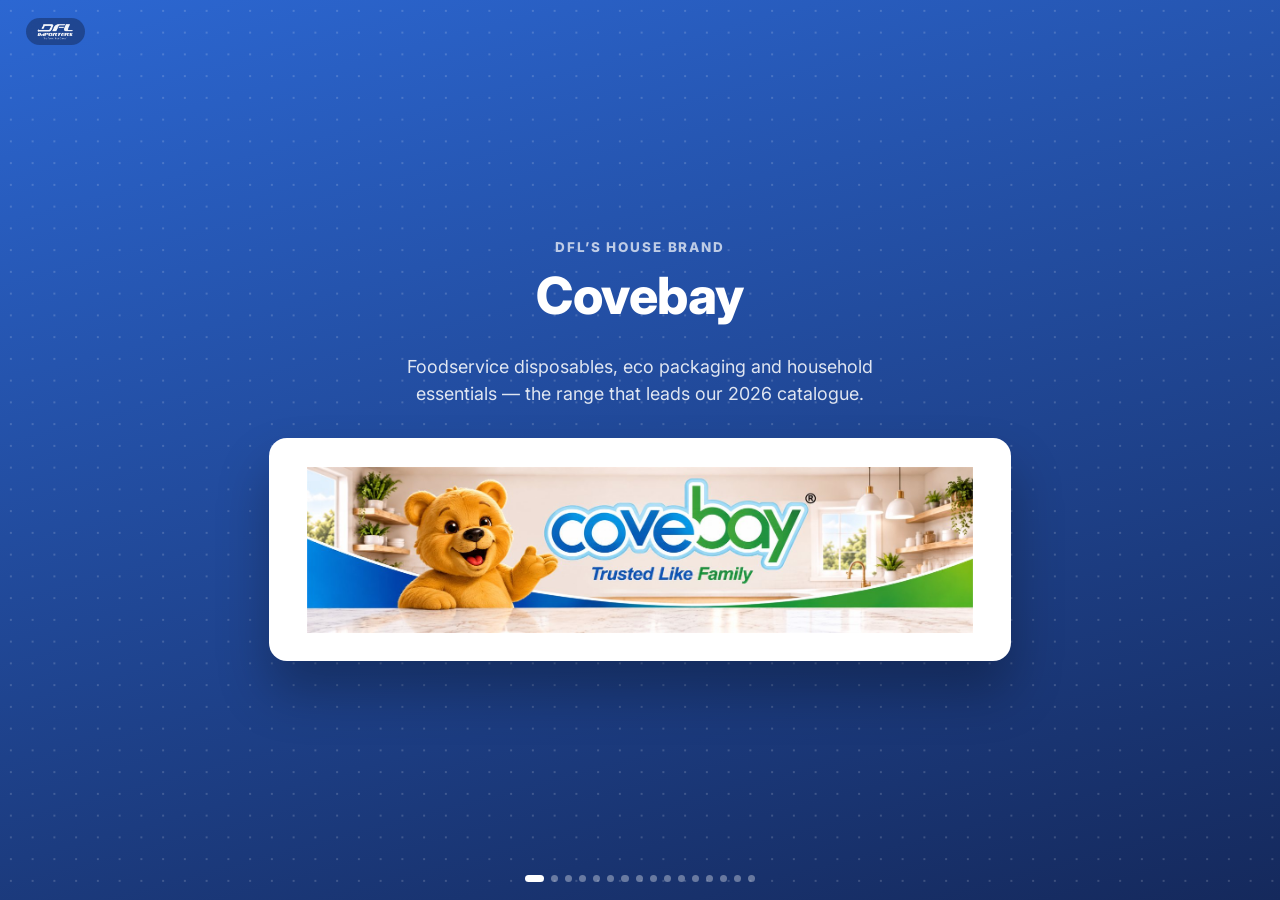
<file: slides/master.html>
<!DOCTYPE html>
<html lang="en">
<head>
<meta charset="UTF-8">
<meta name="viewport" content="width=device-width, initial-scale=1">
<title>DFL &amp; Covebay — Expo Master Deck</title>
<link rel="icon" type="image/png" sizes="32x32" href="../assets/icons/favicon-32.png">
<link rel="preconnect" href="https://fonts.googleapis.com">
<link href="https://fonts.googleapis.com/css2?family=Inter:wght@400;500;600;700;800;900&display=swap" rel="stylesheet">
<link rel="stylesheet" href="shared.css">
</head>
<body>

<div class="deck" id="master-deck">

  <!-- ======================= COVEBAY ======================= -->

  <!-- 1. Covebay Title -->
  <section class="slide banner-hero active" data-duration="9000">
    <div class="dotgrid"></div>
    <div class="corner-dfl"><img src="../assets/dfl-logo-white.png" alt="DFL Importers"></div>
    <div class="bh-inner">
      <div class="eyebrow-row" style="justify-content:center;"><div class="eyebrow">DFL&rsquo;s House Brand</div></div>
      <h1>Covebay</h1>
      <p class="tag">Foodservice disposables, eco packaging and household essentials &mdash; the range that leads our 2026 catalogue.</p>
      <div class="bh-banner-wrap">
        <img src="../assets/products/Covebay%20Feature%20Image%20Banner.jpg" alt="Covebay — Trusted Like Family">
      </div>
    </div>
  </section>

  <!-- 2. Eco packaging spotlight -->
  <section class="slide split" data-duration="8000">
    <div class="corner-dfl"><img src="../assets/dfl-logo-white.png" alt="DFL Importers"></div>
    <div class="corner-covebay"><img src="../assets/covebay-logo.png" alt="Covebay"></div>
    <div class="panel">
      <div class="eyebrow">Covebay &middot; Take-Out</div>
      <h2>Eco Packaging, Done Right</h2>
      <p>Compostable sugarcane-fibre boxes — burger, curry goat, 2-compartment and 3-compartment formats.</p>
      <div class="spec-line">Bagasse Boxes &middot; fully compostable fibre</div>
    </div>
    <div class="stage">
      <div class="glow"></div>
      <img src="../assets/products/Bagasse%20Boxes%20Group%20Image%20(1).png" alt="Bagasse Boxes">
    </div>
  </section>

  <!-- 3. Cups, Plates & Hot Drinkware — part 1 -->
  <section class="slide grid-slide" data-duration="9000">
    <div class="corner-dfl"><img src="../assets/dfl-logo-white.png" alt="DFL Importers"></div>
    <div class="corner-covebay"><img src="../assets/covebay-logo.png" alt="Covebay"></div>
    <div class="gs-header">
      <div class="eyebrow">Covebay</div>
      <h2>Cups, Plates &amp; Hot Drinkware</h2>
      <p>Seven families, ready to stock today.</p>
    </div>
    <div class="gs-grid cols-2">
      <div class="gs-tile">
        <div class="thumb"><img src="../assets/products/Plastic%20Cup.png" alt="Plastic Cups"></div>
        <div class="gt-name">Plastic Cups</div>
        <div class="gt-spec">7oz &middot; 9oz &middot; 12oz</div>
      </div>
      <div class="gs-tile">
        <div class="thumb"><img src="../assets/products/9in%20Plastic%20Plate.png" alt="Plastic Plates"></div>
        <div class="gt-name">Plastic Plates</div>
        <div class="gt-spec">6&Prime; &middot; 9&Prime; &middot; 10&Prime; round</div>
      </div>
      <div class="gs-tile">
        <div class="thumb"><img src="../assets/products/Cutlery%20spoon%20fork%20napkin.png" alt="Cutlery & Napkin Combos"></div>
        <div class="gt-name">Cutlery &amp; Napkin Combos</div>
        <div class="gt-spec">Fork + napkin &middot; soup spoon + napkin</div>
      </div>
      <div class="gs-tile">
        <div class="thumb"><img src="../assets/products/Smoothie%20Cup.png" alt="Smoothie Cups"></div>
        <div class="gt-name">Smoothie Cups</div>
        <div class="gt-spec">12oz &mdash; club-pack format</div>
      </div>
    </div>
  </section>

  <!-- 4. Cups, Plates & Hot Drinkware — part 2 -->
  <section class="slide grid-slide" data-duration="9000">
    <div class="corner-dfl"><img src="../assets/dfl-logo-white.png" alt="DFL Importers"></div>
    <div class="corner-covebay"><img src="../assets/covebay-logo.png" alt="Covebay"></div>
    <div class="gs-header">
      <div class="eyebrow">Covebay</div>
      <h2>Cups, Plates &amp; Hot Drinkware</h2>
      <p>Seven families, ready to stock today.</p>
    </div>
    <div class="gs-grid cols-2">
      <div class="gs-tile">
        <div class="thumb"><img src="../assets/products/Paper%20Cup.png" alt="Hot Paper Cups"></div>
        <div class="gt-name">Hot Paper Cups</div>
        <div class="gt-spec">8oz &middot; 12oz &middot; ripple wall</div>
      </div>
      <div class="gs-tile">
        <div class="thumb"><img src="../assets/products/Paper%20Soup%20Cup%20PNG.png" alt="Soup Containers"></div>
        <div class="gt-name">Soup Containers</div>
        <div class="gt-spec">16oz &middot; 32oz &mdash; white &amp; champagne</div>
      </div>
      <div class="gs-tile">
        <div class="thumb"><img src="../assets/products/Paper%20Straws.png" alt="Paper Straws"></div>
        <div class="gt-name">Paper Straws</div>
        <div class="gt-spec">6mm wrapped &middot; made in Jamaica</div>
      </div>
    </div>
  </section>

  <!-- 5. Take-Out, Foil & Wrap — part 1 -->
  <section class="slide grid-slide" data-duration="9000">
    <div class="corner-dfl"><img src="../assets/dfl-logo-white.png" alt="DFL Importers"></div>
    <div class="corner-covebay"><img src="../assets/covebay-logo.png" alt="Covebay"></div>
    <div class="gs-header">
      <div class="eyebrow">Covebay</div>
      <h2>Take-Out, Foil &amp; Wrap</h2>
      <p>Seven families, ready to stock today.</p>
    </div>
    <div class="gs-grid cols-2">
      <div class="gs-tile">
        <div class="thumb"><img src="../assets/products/Bagasse%20Boxes%20Group%20Image%20(1).png" alt="Bagasse Boxes"></div>
        <div class="gt-name">Bagasse Boxes</div>
        <div class="gt-spec">Compostable sugarcane fibre</div>
      </div>
      <div class="gs-tile">
        <div class="thumb"><img src="../assets/products/Kraft%20Lunchbox%20open.png" alt="Kraft & Paper Lunch Boxes"></div>
        <div class="gt-name">Kraft &amp; Paper Lunch Boxes</div>
        <div class="gt-spec">Kraft #2 &amp; #8 &middot; paper lunch B1/B2/B5</div>
      </div>
      <div class="gs-tile">
        <div class="thumb"><img src="../assets/products/Kraft%20Microwaveable.jpg" alt="Microwaveable Take-Out Containers"></div>
        <div class="gt-name">Microwaveable Containers</div>
        <div class="gt-spec">32oz single compartment, clear lid</div>
      </div>
      <div class="gs-tile">
        <div class="thumb"><img src="../assets/products/ClamshellPNG.png" alt="Clamshell Containers"></div>
        <div class="gt-name">Clamshell Containers</div>
        <div class="gt-spec">5&Prime; &middot; 6&Prime;</div>
      </div>
    </div>
  </section>

  <!-- 6. Take-Out, Foil & Wrap — part 2 -->
  <section class="slide grid-slide" data-duration="9000">
    <div class="corner-dfl"><img src="../assets/dfl-logo-white.png" alt="DFL Importers"></div>
    <div class="corner-covebay"><img src="../assets/covebay-logo.png" alt="Covebay"></div>
    <div class="gs-header">
      <div class="eyebrow">Covebay</div>
      <h2>Take-Out, Foil &amp; Wrap</h2>
      <p>Seven families, ready to stock today.</p>
    </div>
    <div class="gs-grid cols-2">
      <div class="gs-tile">
        <div class="thumb"><img src="../assets/products/7inch%20Round%20foil%20pan%20with%20lid.png" alt="Foil Pans & Lids"></div>
        <div class="gt-name">Foil Pans &amp; Lids</div>
        <div class="gt-spec">7&Prime;/8&Prime;/9&Prime; round &middot; full &amp; half deep pans</div>
      </div>
      <div class="gs-tile">
        <div class="thumb"><img src="../assets/products/Covebay%20Film%20Box%20New%20100ft.png" alt="Cling Film & Meat Film"></div>
        <div class="gt-name">Cling Film &amp; Meat Film</div>
        <div class="gt-spec">12&Prime;/18&Prime; dispenser &middot; 15&Prime;/17&Prime; meat film</div>
      </div>
      <div class="gs-tile">
        <div class="thumb"><img src="../assets/products/White%20Meat%20Tray.png" alt="Meat Trays"></div>
        <div class="gt-name">Meat Trays</div>
        <div class="gt-spec">#2 white foam tray</div>
      </div>
    </div>
  </section>

  <!-- 7. New for 2027 preview -->
  <section class="slide grid-slide" data-duration="9000">
    <div class="corner-dfl"><img src="../assets/dfl-logo-white.png" alt="DFL Importers"></div>
    <div class="corner-covebay"><img src="../assets/covebay-logo.png" alt="Covebay"></div>
    <div class="gs-header">
      <div class="eyebrow">Covebay &middot; Coming Soon</div>
      <h2>New for 2027</h2>
      <p>Four Covebay lines on the way — shown here as a preview. Not yet orderable.</p>
    </div>
    <div class="gs-grid cols-2">
      <div class="gs-tile">
        <div class="new-flag">New for 2027</div>
        <div class="thumb"><img src="../assets/products/Covebay%20Tissue_New.png" alt="Bath Tissue"></div>
        <div class="gt-name">Bath Tissue</div>
        <div class="gt-spec">Coming soon</div>
      </div>
      <div class="gs-tile">
        <div class="new-flag">New for 2027</div>
        <div class="thumb"><img src="../assets/products/Covebay%20Paper%20Towel_New.png" alt="Paper Towel"></div>
        <div class="gt-name">Paper Towel</div>
        <div class="gt-spec">Coming soon</div>
      </div>
      <div class="gs-tile">
        <div class="new-flag">New for 2027</div>
        <div class="thumb"><img src="../assets/products/Covebay%20Soap%20Powder_New.png" alt="Soap Powder"></div>
        <div class="gt-name">Soap Powder</div>
        <div class="gt-spec">Coming soon</div>
      </div>
      <div class="gs-tile">
        <div class="new-flag">New for 2027</div>
        <div class="thumb"><img src="../assets/products/Covebay%20Garbage%20Bag_EasyDispense_Box_New.png" alt="Easy Dispense Garbage Bags"></div>
        <div class="gt-name">Easy Dispense Garbage Bags</div>
        <div class="gt-spec">One-at-a-time dispensing</div>
      </div>
    </div>
  </section>

  <!-- 8. Covebay closing / transition -->
  <section class="slide closing" data-duration="7000">
    <div class="dotgrid"></div>
    <div class="corner-dfl"><img src="../assets/dfl-logo-white.png" alt="DFL Importers"></div>
    <div class="corner-covebay"><img src="../assets/covebay-logo.png" alt="Covebay"></div>
    <div class="cl-inner">
      <img class="cl-logo" src="../assets/dfl-logo-white.png" alt="DFL Importers">
      <h2>Ask your DFL rep about Covebay</h2>
      <p>See the full range — and six more trusted brands — in our 2026 catalogue.</p>
      <div class="cl-url">dflimporters.com</div>
    </div>
  </section>

  <!-- ======================= DFL OVERVIEW ======================= -->

  <!-- 9. DFL Title -->
  <section class="slide hero-bg" data-duration="9000">
    <div class="bg-wrap">
      <img src="../assets/products/DFL%20Main%20Office.jpg" alt="DFL Importers head office">
    </div>
    <div class="bg-scrim"></div>
    <div class="corner-dfl"><img src="../assets/dfl-logo-white.png" alt="DFL Importers"></div>
    <div class="content">
      <div class="eyebrow">Product Catalogue &middot; 2026</div>
      <h1>Everything your shelves need, from seven brands we stand behind.</h1>
      <p>Foodservice disposables, eco packaging and household essentials — led by our house brand Covebay, made for Jamaica&rsquo;s tables and counters.</p>
    </div>
  </section>

  <!-- 10. Company snapshot -->
  <section class="slide stats-slide" data-duration="9000">
    <div class="dotgrid"></div>
    <div class="corner-dfl"><img src="../assets/dfl-logo-white.png" alt="DFL Importers"></div>
    <div class="gs-header">
      <div class="eyebrow">Who we are</div>
      <h2>Company Snapshot</h2>
    </div>
    <div class="stats-grid">
      <div class="stat-card"><div class="stat-num">165+</div><div class="stat-label">Employees</div></div>
      <div class="stat-card"><div class="stat-num">14</div><div class="stat-label">Parishes served</div></div>
      <div class="stat-card"><div class="stat-num">160</div><div class="stat-label">Truck loads weekly</div></div>
      <div class="stat-card"><div class="stat-num small">50,000 sq ft</div><div class="stat-label">Storage across 4 warehouses</div></div>
      <div class="stat-card"><div class="stat-num small">Food Service</div><div class="stat-label">Dedicated division</div></div>
    </div>
  </section>

  <!-- 11. What we do -->
  <section class="slide grid-slide" data-duration="9000">
    <div class="corner-dfl"><img src="../assets/dfl-logo-white.png" alt="DFL Importers"></div>
    <div class="gs-header">
      <div class="eyebrow">What we do</div>
      <h2>Import, Warehouse, Deliver</h2>
    </div>
    <div class="gs-grid cols-3">
      <div class="gs-tile">
        <div class="thumb"><img src="../assets/products/DFL%20Main%20Office.jpg" alt="Main Office"></div>
        <div class="gt-name">Main Office</div>
        <div class="gt-spec">Our head office in Kingston, Jamaica</div>
      </div>
      <div class="gs-tile">
        <div class="thumb"><img src="../assets/products/DFL%20Inbound.jpg" alt="Inbound"></div>
        <div class="gt-name">Inbound</div>
        <div class="gt-spec">Containers arriving from our global suppliers</div>
      </div>
      <div class="gs-tile">
        <div class="thumb"><img src="../assets/products/DFL%20Outbound.jpg" alt="Outbound"></div>
        <div class="gt-name">Outbound</div>
        <div class="gt-spec">Orders picked, packed and shipped daily</div>
      </div>
    </div>
  </section>

  <!-- 12. Brand roster -->
  <section class="slide grid-slide" data-duration="9000">
    <div class="corner-dfl"><img src="../assets/dfl-logo-white.png" alt="DFL Importers"></div>
    <div class="gs-header">
      <div class="eyebrow">One distributor</div>
      <h2>Seven Trusted Brands</h2>
    </div>
    <div class="logo-grid">
      <div class="logo-card solo-covebay"><img src="../assets/covebay-logo.png" alt="Covebay"></div>
      <div class="logo-card"><img src="../assets/domino-logo.png" alt="Domino"></div>
      <div class="logo-card"><img src="../assets/bingo-logo.png" alt="Bingo"></div>
      <div class="logo-card"><img src="../assets/rhino-logo-black.png" alt="Rhino"></div>
      <div class="logo-card"><img src="../assets/clean-white-logo.png" alt="Clean & White"></div>
      <div class="logo-card"><img src="../assets/white-bright-logo.png" alt="White & Bright"></div>
      <div class="logo-card text-mark">Ol&rsquo; Timez</div>
    </div>
  </section>

  <!-- 13. Household & Paper spotlight -->
  <section class="slide grid-slide" data-duration="9000">
    <div class="corner-dfl"><img src="../assets/dfl-logo-white.png" alt="DFL Importers"></div>
    <div class="gs-header">
      <div class="eyebrow">Household &amp; Paper</div>
      <h2>Domino, Bingo, Clean &amp; White, White &amp; Bright</h2>
    </div>
    <div class="gs-grid cols-2">
      <div class="gs-tile">
        <div class="thumb"><img src="../assets/products/Domino%20Toilet%20Paper%20Group.png" alt="Domino Toilet Paper"></div>
        <div class="gt-name">Domino Toilet Paper</div>
        <div class="gt-spec">Super Rollo &middot; Extra Grande &middot; Grande</div>
      </div>
      <div class="gs-tile">
        <div class="thumb"><img src="../assets/products/Bingo%20Hand%20Towel.png" alt="Bingo Hand Towel"></div>
        <div class="gt-name">Bingo Hand Towel</div>
        <div class="gt-spec">24&times;1</div>
      </div>
      <div class="gs-tile">
        <div class="thumb"><img src="../assets/products/Bleach%20Group%20Image.jpg" alt="Clean & White Bleach"></div>
        <div class="gt-name">Clean &amp; White Bleach</div>
        <div class="gt-spec">475ml &middot; 950ml &middot; 2L &middot; 4L</div>
      </div>
      <div class="gs-tile">
        <div class="thumb"><img src="../assets/products/White%20%26%20Bright%20Mockup.png" alt="White & Bright Powder Detergent"></div>
        <div class="gt-name">White &amp; Bright Detergent</div>
        <div class="gt-spec">350g &middot; 1kg &middot; 4kg</div>
      </div>
    </div>
  </section>

  <!-- 14. Rhino + Ol' Timez spotlight -->
  <section class="slide grid-slide" data-duration="9000">
    <div class="corner-dfl"><img src="../assets/dfl-logo-white.png" alt="DFL Importers"></div>
    <div class="gs-header">
      <div class="eyebrow">Rhino &amp; Ol&rsquo; Timez</div>
      <h2>Garbage Bags, Beverages &amp; Pantry</h2>
    </div>
    <div class="gs-grid cols-2">
      <div class="gs-tile">
        <div class="thumb"><img src="../assets/products/Rhino%20Ezee%20Pull.png" alt="Ezee-Pull Garbage Bags"></div>
        <div class="gt-name">Ezee-Pull Garbage Bags</div>
        <div class="gt-spec">Small &middot; Medium &middot; Large &middot; Jumbo</div>
      </div>
      <div class="gs-tile">
        <div class="thumb"><img src="../assets/products/Rhino%20Green.jpg" alt="Rhino Green Biodegradable Bags"></div>
        <div class="gt-name">Rhino Green</div>
        <div class="gt-spec">Biodegradable garbage bags</div>
      </div>
      <div class="gs-tile">
        <div class="thumb"><img src="../assets/products/Ginger%20Beer%20Mockup.png" alt="Ol' Timez Ginger Beer"></div>
        <div class="gt-name">Ol&rsquo; Timez Ginger Beer</div>
        <div class="gt-spec">500ml &middot; 24 c/s</div>
      </div>
      <div class="gs-tile">
        <div class="thumb"><img src="../assets/products/Ol%20Timez%20Corned%20Beef%20Group.png" alt="Ol' Timez Corned Beef"></div>
        <div class="gt-name">Ol&rsquo; Timez Corned Beef</div>
        <div class="gt-spec">198g/7oz &middot; 340g/12oz</div>
      </div>
    </div>
  </section>

  <!-- 15. Covebay teaser (cross-promo, kept for pacing even though the Covebay range already ran) -->
  <section class="slide banner-hero" data-duration="7000">
    <div class="dotgrid"></div>
    <div class="corner-dfl"><img src="../assets/dfl-logo-white.png" alt="DFL Importers"></div>
    <div class="bh-inner">
      <div class="eyebrow">Our House Brand</div>
      <h1>Covebay</h1>
      <p class="tag">Foodservice disposables, eco packaging and household essentials — the range that leads our 2026 catalogue.</p>
      <div class="bh-banner-wrap">
        <img src="../assets/products/Covebay%20Feature%20Image%20Banner.jpg" alt="Covebay — Trusted Like Family">
      </div>
    </div>
  </section>

  <!-- 16. Closing -->
  <section class="slide closing" data-duration="8000">
    <div class="dotgrid"></div>
    <div class="corner-dfl"><img src="../assets/dfl-logo-white.png" alt="DFL Importers"></div>
    <div class="cl-inner">
      <img class="cl-logo" src="../assets/dfl-logo-white.png" alt="DFL Importers">
      <h2>The Team That Cares</h2>
      <p>Talk to your DFL sales representative about stocking any of our seven brands.</p>
      <div class="cl-url">dflimporters.com</div>
    </div>
  </section>

</div>

<script src="shared.js"></script>
</body>
</html>
</file>
<file: assets/catalogue.css>
/* DFL Catalogue 2026 — shared styles (site shell + per-page design system) */
/* Rebrand 2026-09-10: DFL blue / black / white primary palette (was Covebay
   blue/green). Sampled from assets/DFL Logo Light Blue (New) 2.png. */

:root{
  --dfl-blue:#2C67D2; --dfl-blue-deep:#15295C;
  --ink:#12161C; --bg:#F4F5F7; --card:#FFFFFF;
  --line:rgba(18,22,28,0.08);
  --orange:#F5A623; --orange-deep:#D9890F;
  --text-soft:#5B6472; --text-faint:#8B93A0;
  --radius:16px; --radius-sm:10px;
}
*{box-sizing:border-box; margin:0; padding:0;}
html{scroll-behavior:smooth;}
body{background:#E4E6EA; font-family:'Inter',-apple-system,sans-serif; -webkit-font-smoothing:antialiased;}

/* ---------- site chrome (index.html only) ---------- */
/* Desktop: .sitenav-bar and .nav-links flatten into the row via
   display:contents, so brand + toggle + links all sit as siblings in one
   centered flex row — visually identical to the old flat markup. */
.sitenav{
  position:sticky; top:0; z-index:50; background:rgba(18,22,28,.96); backdrop-filter:blur(6px);
  display:flex; align-items:center; justify-content:center; gap:22px; padding:14px 24px; overflow-x:auto; white-space:nowrap;
}
.sitenav-bar{display:contents;}
.nav-links{display:contents;}
.sitenav a{color:rgba(255,255,255,.7); font-size:12.5px; font-weight:600; text-decoration:none; letter-spacing:.01em;}
.sitenav a:hover, .sitenav a.active{color:#fff;}
.sitenav .brand{color:#fff; font-weight:800; font-size:13px; margin-right:6px; letter-spacing:.01em;}
.nav-toggle{
  display:none; background:none; border:none; color:#fff; padding:6px; margin:0;
  cursor:pointer; align-items:center; justify-content:center;
}
.nav-toggle svg{width:22px; height:22px;}

.site-frame{padding:28px 16px 60px;}
.page-frame{position:relative; width:100%; max-width:816px; margin:0 auto 28px; overflow:hidden; border-radius:4px; scroll-margin-top:64px;}
.page-frame .page{position:absolute; top:0; left:0; width:816px; transform-origin:top left;}

/* ---------- inner page design system (shared across all pages) ---------- */
.page{
  width:816px; height:1056px; margin:0 auto; background:var(--bg);
  position:relative; box-shadow:0 20px 50px rgba(18,22,28,0.28); overflow:hidden;
}
.page.cover{background:#fff;}

.hero{
  position:relative; padding:26px 40px 22px; color:#fff; overflow:hidden;
  background:
    radial-gradient(circle at 92% 8%, rgba(255,255,255,.14), transparent 42%),
    linear-gradient(155deg, var(--dfl-blue) 0%, var(--dfl-blue-deep) 100%);
}
.hero::before{content:""; position:absolute; inset:0; opacity:.4; background-image:radial-gradient(rgba(255,255,255,.12) 1px,transparent 1px); background-size:16px 16px; pointer-events:none;}
.hero-top{position:relative; z-index:2; display:flex; align-items:center; justify-content:space-between;}
.logo{height:26px; filter:brightness(0) invert(1);}
.page-tag{font-size:11px; font-weight:700; letter-spacing:.08em; color:rgba(255,255,255,.7); text-transform:uppercase;}
.hero-body{position:relative; z-index:2; margin-top:18px;}
.eyebrow{font-size:11px; font-weight:700; letter-spacing:.1em; color:rgba(255,255,255,.7); text-transform:uppercase; margin:0 0 8px;}
.hero h1{font-size:28px; font-weight:800; line-height:1.15; margin:0 0 8px; letter-spacing:-.01em;}
.hero p{font-size:13px; line-height:1.55; color:rgba(255,255,255,.82); max-width:54ch;}
.hero-brands-label{font-size:9.5px; font-weight:700; letter-spacing:.1em; text-transform:uppercase; color:rgba(255,255,255,.55); margin:18px 0 8px; position:relative; z-index:2;}
.hero-brands{display:flex; gap:10px; margin-top:6px; position:relative; z-index:2; flex-wrap:wrap; align-items:center;}
.hero-brand-chip{
  background:#fff; border-radius:12px; padding:0 18px; display:inline-flex; align-items:center; height:52px;
  box-shadow:0 4px 14px rgba(0,0,0,.18); border:1px solid rgba(255,255,255,.6);
}
.hero-brand-chip img{height:30px; display:block;}
.hero-brand-chip.solo{height:60px; padding:0 22px;}
.hero-brand-chip.solo img{height:36px;}

.content{padding:24px 40px 0 40px;}
.grid{display:grid; grid-template-columns:1fr 1fr; gap:14px; margin-top:2px;}
.card{
  background:var(--card); border-radius:var(--radius); border:1px solid var(--line);
  box-shadow:0 2px 10px rgba(18,22,28,.05); padding:16px;
  display:flex; flex-direction:row; align-items:center; gap:14px; position:relative;
}
.card.feature{grid-column:span 2; padding:20px; gap:20px;}

/* product "icon" — stands in for a photo until real photography is added */
.picon{
  width:46px; height:46px; border-radius:12px; background:rgba(44,103,210,.09); flex-shrink:0;
  display:flex; align-items:center; justify-content:center;
}
.picon svg{width:23px; height:23px; color:var(--dfl-blue);}
.card.feature .picon{width:60px; height:60px; border-radius:14px;}
.card.feature .picon svg{width:29px; height:29px;}

/* real product photo — replaces .picon on a card once photography exists */
.thumb{
  width:64px; height:64px; border-radius:12px; background:#EEF1F6; flex-shrink:0;
  display:flex; align-items:center; justify-content:center; overflow:hidden;
}
.thumb img{width:100%; height:100%; object-fit:contain;}
.card.feature .thumb{width:96px; height:96px; border-radius:14px;}

.cname{font-size:14.5px; font-weight:800; color:var(--ink); letter-spacing:-.01em;}
.card.feature .cname{font-size:19px;}
.specs{font-size:11.5px; color:var(--text-soft); line-height:1.5; font-weight:500; margin-top:3px;}
.tag{
  display:inline-block; font-size:9.5px; font-weight:800; letter-spacing:.04em; text-transform:uppercase;
  padding:4px 10px; background:rgba(44,103,210,.09); color:var(--dfl-blue-deep); border-radius:100px;
  width:fit-content; margin-top:7px;
}
.card.feature .tag{background:var(--dfl-blue-deep); color:#fff;}
.new-flag{
  position:absolute; top:12px; right:12px; background:var(--orange); color:#211404;
  font-size:9px; font-weight:800; letter-spacing:.04em; padding:4px 9px; border-radius:100px;
}
.pending-flag{
  position:absolute; top:12px; right:12px; background:var(--text-faint); color:#fff;
  font-size:9px; font-weight:800; letter-spacing:.04em; padding:4px 9px; border-radius:100px;
}
.footer{
  position:absolute; bottom:0; left:0; right:0; height:38px; background:var(--ink);
  display:flex; align-items:center; justify-content:space-between; padding:0 40px;
}
.footer span{font-size:10px; color:#fff; opacity:0.6; letter-spacing:0.04em; font-weight:600;}

/* ---------- cover page (01) ---------- */
.cover-topbar{
  height:64px; display:flex; align-items:center; justify-content:center;
  border-bottom:1px solid var(--line);
}
.cover-logo{height:34px;}

.cover-hero{position:relative; height:320px; overflow:hidden; color:#fff;}
.cover-hero-bg{position:absolute; inset:0; width:100%; height:100%; object-fit:cover; object-position:center 40%;}
.cover-hero-overlay{
  position:absolute; inset:0;
  background:
    radial-gradient(circle at 92% 8%, rgba(255,255,255,.14), transparent 42%),
    linear-gradient(165deg, rgba(21,41,92,.94) 0%, rgba(44,103,210,.88) 100%);
}
.cover-hero-overlay::before{content:""; position:absolute; inset:0; opacity:.5; background-image:radial-gradient(rgba(255,255,255,.16) 1.5px,transparent 1.5px); background-size:18px 18px;}
.cover-hero-content{position:relative; z-index:2; height:100%; display:flex; flex-direction:column; justify-content:center; padding:0 48px;}
.cover-hero-content .eyebrow{color:rgba(255,255,255,.75);}
.cover-hero-content h1{font-size:27px; font-weight:800; line-height:1.22; letter-spacing:-.01em; max-width:540px; margin:0 0 10px;}
.cover-hero-content p{font-size:13.5px; line-height:1.55; color:rgba(255,255,255,.85); max-width:460px;}

.cover-gallery{padding:32px 40px 0;}
.cover-gallery-title{font-size:11px; font-weight:700; letter-spacing:.1em; text-transform:uppercase; color:var(--dfl-blue-deep); text-align:center; margin-bottom:18px;}
.cover-gallery-grid{
  display:grid; grid-template-columns:repeat(3,1fr);
  background:var(--card); border:1px solid var(--line); border-radius:var(--radius);
  box-shadow:0 2px 10px rgba(18,22,28,.05); padding:0 16px 20px;
}
.gallery-col{text-align:center; padding:0 16px; border-left:1px solid var(--line);}
.gallery-col:first-child{border-left:none;}
.gallery-photo{
  border-radius:10px; overflow:hidden; aspect-ratio:16/10; background:#EEF1F6;
  margin-top:16px;
}
.gallery-photo img{width:100%; height:100%; object-fit:cover;}
.gallery-icon{
  width:42px; height:42px; border-radius:50%; background:var(--dfl-blue); color:#fff;
  display:flex; align-items:center; justify-content:center;
  margin:-21px auto 12px; position:relative; z-index:2; border:3px solid var(--card);
  box-shadow:0 3px 8px rgba(18,22,28,.16);
}
.gallery-icon svg{width:20px; height:20px;}
.gallery-title{font-size:13.5px; font-weight:800; color:var(--ink); letter-spacing:-.01em;}
.gallery-desc{font-size:10.5px; color:var(--text-soft); margin-top:5px; line-height:1.4;}

/* ---------- cover: company snapshot stats ---------- */
.cover-facts{padding:32px 40px 40px;}
.cover-facts-title{font-size:11px; font-weight:700; letter-spacing:.1em; text-transform:uppercase; color:var(--dfl-blue-deep); text-align:center; margin-bottom:20px;}
.cover-facts-grid{
  display:grid; grid-template-columns:repeat(5,1fr);
  background:var(--card); border:1px solid var(--line); border-radius:var(--radius);
  box-shadow:0 2px 10px rgba(18,22,28,.05); padding:26px 12px;
}
.fact{text-align:center; padding:0 14px; border-left:1px solid var(--line);}
.fact:first-child{border-left:none;}
.fact-icon{
  width:40px; height:40px; border-radius:50%; background:var(--dfl-blue); color:#fff;
  display:flex; align-items:center; justify-content:center; margin:0 auto 12px;
  box-shadow:0 3px 8px rgba(18,22,28,.16);
}
.fact-icon svg{width:19px; height:19px;}
.fact-num{font-size:24px; font-weight:800; color:var(--dfl-blue-deep); letter-spacing:-.01em; line-height:1.15;}
.fact-num.small{font-size:17px;}
.fact-label{font-size:10.5px; color:var(--text-soft); margin-top:8px; line-height:1.4; font-weight:600;}

/* ---------- section divider page (e.g. Covebay intro banner) ---------- */
.page.divider{height:auto; min-height:0;}
.page.divider .footer{position:static;}
.divider-header{display:flex; align-items:center; justify-content:space-between; padding:26px 40px 0;}
.divider-header .logo-color{height:24px;}
.divider-header .page-tag{color:var(--text-faint);}
.divider-body{display:flex; flex-direction:column; align-items:center; padding:32px 48px 46px; text-align:center;}
.divider-body img{width:100%; max-width:700px; border-radius:16px; box-shadow:0 10px 34px rgba(18,22,28,.14);}
.divider-eyebrow{font-size:11px; font-weight:700; letter-spacing:.1em; text-transform:uppercase; color:var(--dfl-blue-deep); margin:26px 0 8px;}
.divider-title{font-size:28px; font-weight:800; color:var(--ink); letter-spacing:-.01em; margin-bottom:10px;}
.divider-sub{font-size:14px; line-height:1.6; color:var(--text-soft); max-width:480px;}

/* ---------- table of contents ---------- */
.toc-tabs{display:flex; flex-wrap:wrap; gap:8px; margin-top:18px; position:relative; z-index:2;}
.toc-tab{font-size:11px; font-weight:700; color:#fff; background:rgba(255,255,255,.14); border:1px solid rgba(255,255,255,.3); padding:7px 14px; border-radius:100px; text-decoration:none; letter-spacing:.01em;}
.toc-tab:hover{background:rgba(255,255,255,.26);}

.toc-tile{text-decoration:none; color:inherit; display:flex; flex-direction:row; align-items:center; gap:14px; flex:1;}
.tile-title{font-size:14.5px; font-weight:800; color:var(--ink); letter-spacing:-.01em;}
.card.feature .tile-title{font-size:19px;}
.tile-desc{font-size:11.5px; color:var(--text-soft); line-height:1.5; margin-top:2px;}
.tile-arrow{font-size:10.5px; font-weight:700; color:var(--dfl-blue); letter-spacing:.02em; margin-top:7px; display:flex; align-items:center; gap:4px;}

/* ---------- back cover ---------- */
.backcover{
  position:absolute; inset:0; color:#fff; text-align:center; overflow:hidden;
  display:flex; flex-direction:column; align-items:center; justify-content:center;
  background:
    radial-gradient(circle at 18% 88%, rgba(255,255,255,.10), transparent 45%),
    linear-gradient(155deg, var(--dfl-blue) 0%, var(--ink) 100%);
}
.backcover::before{content:""; position:absolute; inset:0; opacity:.35; background-image:radial-gradient(rgba(255,255,255,.14) 1px,transparent 1px); background-size:18px 18px; pointer-events:none;}
.backcover>*{position:relative; z-index:2;}
.bc-logo{height:56px; filter:brightness(0) invert(1);}
.bc-tagline{font-size:12px; letter-spacing:.14em; text-transform:uppercase; opacity:.8; margin-top:16px;}
.bc-thanks{font-size:23px; font-weight:800; margin-top:36px; max-width:460px; line-height:1.4;}
.bc-divider{width:36px; height:2px; background:rgba(255,255,255,.4); margin:30px 0;}
.bc-meta{display:flex; flex-direction:column; gap:6px;}
.bc-meta .bc-name{font-size:14px; font-weight:700;}
.bc-meta .bc-sub{font-size:12px; opacity:.7;}

/* =========================================================================
   MOBILE (<=680px) — real reflow, not a scaled-down desktop screenshot.
   Everything above this point is the desktop/tablet design and is
   untouched by this block. Two things happen below:
   1. The sticky nav becomes a hamburger + dropdown instead of a row that
      overflows into horizontal scroll.
   2. Each fixed 816px "page" stops being scaled down as one rigid unit
      (assets/catalogue.js skips the transform below this same 680px
      breakpoint) and instead reflows at 100% width with its own mobile
      spacing/column rules, so text renders at a real, comfortable size
      instead of a shrunk fraction of the desktop size.
   ========================================================================= */
@media (max-width:680px){

  /* ---- nav: hamburger + full-width dropdown ---- */
  .sitenav{flex-direction:column; align-items:stretch; gap:0; padding:0; overflow-x:visible; white-space:normal;}
  .sitenav-bar{display:flex; align-items:center; justify-content:space-between; width:100%; padding:13px 16px;}
  .nav-toggle{display:flex;}
  .nav-links{
    display:none; flex-direction:column; width:100%;
    border-top:1px solid rgba(255,255,255,.12);
  }
  .sitenav.open .nav-links{display:flex;}
  .sitenav .nav-links a{
    padding:14px 16px; border-bottom:1px solid rgba(255,255,255,.08);
    font-size:14px;
  }

  /* ---- page canvas: fluid instead of scaled ---- */
  .site-frame{padding:16px 12px 40px;}
  .page-frame{max-width:100%; margin:0 auto 16px; overflow:visible;}
  .page-frame .page{position:static; width:100%; height:auto; box-shadow:0 4px 20px rgba(18,22,28,.16);}

  /* ---- shared hero band ---- */
  .hero{padding:20px 18px 18px;}
  .hero h1{font-size:21px;}
  .hero p{font-size:12.5px;}
  .hero-brand-chip{height:44px; padding:0 14px;}
  .hero-brand-chip img{height:24px;}
  .hero-brand-chip.solo{height:50px; padding:0 18px;}
  .hero-brand-chip.solo img{height:28px;}

  /* ---- card content + grid ---- */
  .content{padding:18px 14px 0;}
  .grid{grid-template-columns:1fr; gap:12px;}
  /* .card.feature{grid-column:span 2} otherwise forces an implicit 2nd
     column into existence even though there's only 1 explicit track here —
     then every other (non-spanning) card in the grid gets auto-placed
     across both columns instead of stacking in the one real column. */
  .card.feature{grid-column:span 1; padding:16px;}

  /* ---- footer: no longer pinned to a fixed-height canvas ---- */
  .footer{position:static; height:auto; padding:12px 14px; flex-wrap:wrap; gap:4px 12px;}

  /* ---- cover ---- */
  .cover-topbar{height:56px;}
  .cover-logo{height:28px;}
  .cover-hero{height:270px;}
  .cover-hero-content{padding:0 20px;}
  .cover-hero-content h1{font-size:20px;}
  .cover-hero-content p{font-size:12.5px;}
  .cover-gallery{padding:22px 14px 0;}
  .cover-gallery-grid{grid-template-columns:1fr; padding:4px 18px 6px;}
  .gallery-col{border-left:none; border-top:1px solid var(--line); padding:18px 0;}
  .gallery-col:first-child{border-top:none; padding-top:0;}
  .cover-facts{padding:24px 14px 28px;}
  .cover-facts-grid{display:flex; flex-direction:column; grid-template-columns:none; padding:4px 18px;}
  .fact{
    display:flex; align-items:center; gap:12px; text-align:left;
    border-left:none; border-top:1px solid var(--line); padding:14px 0;
  }
  .fact:first-child{border-top:none;}
  .fact-icon{width:34px; height:34px; margin:0; flex:none;}
  .fact-icon svg{width:16px; height:16px;}
  .fact-text{display:flex; align-items:baseline; flex-wrap:wrap; gap:5px 7px;}
  .fact-num{font-size:15.5px;}
  .fact-num.small{font-size:15.5px;}
  .fact-label{margin-top:0; font-size:11.5px;}

  /* ---- section divider page ---- */
  .divider-header{padding:18px 18px 0;}
  .divider-body{padding:22px 18px 30px;}
  .divider-title{font-size:21px;}
  .divider-sub{font-size:12.5px;}

  /* ---- table of contents ---- */
  .toc-tabs{gap:6px;}
  .toc-tab{padding:6px 12px; font-size:10.5px;}

  /* ---- back cover: was absolute/inset over a fixed-height page ---- */
  .backcover{position:static; padding:56px 22px;}
  .bc-thanks{font-size:19px; margin-top:26px;}
}
</file>
<file: slides/shared.css>
/* DFL Expo Slideshow — shared engine + design system
   Colors/type match assets/catalogue.css (the print catalogue) on purpose. */

:root{
  --dfl-blue:#2C67D2;      --dfl-blue-deep:#15295C;
  --ink:#12161C;           --bg:#F4F5F7;        --card:#FFFFFF;
  --line:rgba(18,22,28,0.08);
  --orange:#F5A623;        --orange-deep:#D9890F;
  --text-soft:#5B6472;     --text-faint:#8B93A0;
}

*{box-sizing:border-box;}
html,body{
  margin:0; padding:0; width:100%; height:100%;
  background:#000; overflow:hidden;
  font-family:'Inter',-apple-system,sans-serif; -webkit-font-smoothing:antialiased;
}

.deck{
  position:relative; width:100vw; height:100vh; overflow:hidden;
  background:var(--bg);
}

.slide{
  position:absolute; inset:0;
  opacity:0; visibility:hidden;
  transform:scale(1.015);
  transition:opacity 1.1s ease, transform 1.4s ease, visibility 0s linear 1.1s;
  display:flex; flex-direction:column;
}
.slide.active{
  opacity:1; visibility:visible; transform:scale(1);
  transition:opacity 1.1s ease, transform 1.4s ease, visibility 0s linear 0s;
  z-index:2;
}

/* ---------- shared bits ---------- */

.eyebrow{
  font-size:1.05vw; font-weight:800; letter-spacing:.14em; text-transform:uppercase;
}

/* persistent per-slide brand marks */
.corner-dfl{
  position:absolute; top:1.4vw; left:2vw; z-index:5; pointer-events:none;
  display:flex; align-items:center;
  background:rgba(15,25,55,.4); -webkit-backdrop-filter:blur(6px); backdrop-filter:blur(6px);
  border-radius:100px; padding:.4vw .9vw;
}
.corner-dfl img{ height:1.35vw; display:block; filter:brightness(0) invert(1); opacity:.95; }
.corner-covebay{
  position:absolute; top:2vw; right:2.4vw; z-index:5; pointer-events:none;
  display:flex; align-items:center; background:#fff; border-radius:100px;
  padding:.7vw 1.5vw; box-shadow:0 .5vw 1.3vw rgba(18,22,28,.2);
}
.corner-covebay img{ height:2.6vw; display:block; }
.progress{
  position:absolute; left:0; right:0; bottom:1.4vw; z-index:6;
  display:flex; justify-content:center; gap:.55vw;
}
.progress .dot{
  width:.55vw; height:.55vw; border-radius:100px; background:rgba(255,255,255,.35);
  cursor:pointer; transition:background .3s ease, width .3s ease;
}
.progress .dot.on{ background:#fff; width:1.5vw; }
.deck.on-light .progress .dot{ background:rgba(18,22,28,.18); }
.deck.on-light .progress .dot.on{ background:var(--dfl-blue-deep); }

.dotgrid{
  position:absolute; inset:0;
  background-image:radial-gradient(circle, rgba(255,255,255,.16) 1px, transparent 1px);
  background-size:1.7vw 1.7vw;
  pointer-events:none;
}

/* ---------- hero / full-bleed background slides ---------- */

.slide.hero-bg{ color:#fff; justify-content:flex-end; }
.hero-bg .bg-wrap{ position:absolute; inset:0; overflow:hidden; }
.hero-bg .bg-wrap img{
  width:100%; height:100%; object-fit:cover;
  animation:kenburns 22s ease-in-out infinite alternate;
}
.hero-bg .bg-scrim{
  position:absolute; inset:0;
  background:linear-gradient(180deg, rgba(21,41,92,.35) 0%, rgba(21,41,92,.55) 45%, rgba(15,25,55,.94) 100%);
}
.hero-bg .bg-scrim.solid{
  background:linear-gradient(155deg, rgba(44,103,210,.88) 0%, rgba(21,41,92,.96) 100%);
}
@keyframes kenburns{
  0%{ transform:scale(1.0) translate(0,0); }
  100%{ transform:scale(1.11) translate(-1.2%, -1.6%); }
}

.hero-bg .content{
  position:relative; z-index:3; padding:0 6vw 6.5vw;
  max-width:64vw;
}
.hero-bg h1{
  font-size:4.6vw; font-weight:800; line-height:1.05; letter-spacing:-.01em;
  margin:.6vw 0 1vw;
}
.hero-bg p{
  font-size:1.55vw; line-height:1.5; color:rgba(255,255,255,.86); max-width:44vw;
}
.eyebrow-row{ display:flex; align-items:center; gap:1vw; }
.brand-chip{
  display:inline-flex; align-items:center; background:#fff; border-radius:100px;
  padding:.5vw 1.3vw; box-shadow:0 .6vw 1.6vw rgba(0,0,0,.25);
}
.brand-chip img{ height:2vw; display:block; }

/* ---------- banner-hero (title slide, product banner shown uncropped) ---------- */

.slide.banner-hero{
  background:linear-gradient(165deg, var(--dfl-blue) 0%, var(--dfl-blue-deep) 100%);
  color:#fff; align-items:center; justify-content:center; text-align:center;
}
.banner-hero .bh-inner{ position:relative; z-index:2; display:flex; flex-direction:column; align-items:center; padding:0 4vw; }
.banner-hero .bh-inner .eyebrow{ color:rgba(255,255,255,.7); }
.banner-hero h1{ font-size:4vw; font-weight:800; letter-spacing:-.01em; margin:.7vw 0 .8vw; }
.banner-hero p.tag{ font-size:1.4vw; color:rgba(255,255,255,.86); max-width:42vw; line-height:1.5; margin-bottom:2.4vw; }
.banner-hero .bh-banner-wrap{
  background:#fff; border-radius:1.4vw; padding:2.2vw 3vw;
  box-shadow:0 2.4vw 4vw rgba(0,0,0,.28);
}
.banner-hero .bh-banner-wrap img{ display:block; max-width:52vw; max-height:22vw; object-fit:contain; }

/* ---------- split slides (text panel + product showcase) ---------- */

.slide.split{ flex-direction:row; }
.split .panel{
  position:relative; width:44%; height:100%;
  background:linear-gradient(165deg, var(--dfl-blue) 0%, var(--dfl-blue-deep) 100%);
  color:#fff; display:flex; flex-direction:column; justify-content:center;
  padding:0 3.6vw;
}
.split.reverse{ flex-direction:row-reverse; }
.split .panel .eyebrow{ color:rgba(255,255,255,.68); }
.split .panel h2{
  font-size:3.3vw; font-weight:800; line-height:1.08; letter-spacing:-.01em;
  margin:.9vw 0 1.3vw;
}
.split .panel p{ font-size:1.35vw; line-height:1.55; color:rgba(255,255,255,.86); max-width:30vw; }
.split .panel .spec-line{
  margin-top:1.6vw; font-size:1.15vw; font-weight:600; color:rgba(255,255,255,.75);
  padding-top:1.2vw; border-top:1px solid rgba(255,255,255,.22);
}
.split .stage{
  position:relative; width:56%; height:100%;
  background:radial-gradient(ellipse at 50% 45%, #ffffff 0%, #EDEFF3 68%, #E4E7EC 100%);
  display:flex; align-items:center; justify-content:center;
}
.split .stage img{
  max-width:86%; max-height:84%; object-fit:contain;
  filter:drop-shadow(0 2.4vw 2.6vw rgba(18,22,28,.22));
}
.split .glow{
  position:absolute; width:34vw; height:34vw; border-radius:50%;
  background:radial-gradient(circle, rgba(44,103,210,.14) 0%, transparent 70%);
}

/* ---------- grid / showcase slides (light background) ---------- */

.slide.grid-slide{ background:var(--bg); color:var(--ink); }

/* unscoped so every slide type (grid-slide, stats-slide, ...) gets the same header padding.
   top padding is tall enough to clear .corner-dfl so the badge never overlaps the eyebrow/title. */
.gs-header{
  padding:4.2vw 5vw 1vw; position:relative; z-index:2;
}
.grid-slide .gs-header .eyebrow{ color:var(--dfl-blue-deep); }
.gs-header h2{
  font-size:2.9vw; font-weight:800; letter-spacing:-.01em; margin:.6vw 0 .5vw; color:var(--ink);
}
.gs-header p{ font-size:1.2vw; color:var(--text-soft); max-width:52vw; line-height:1.5; }

.gs-grid{
  flex:1; display:grid; gap:1.6vw; padding:0 5vw 3vw;
  align-content:center;
}
.gs-grid.cols-4{ grid-template-columns:repeat(4,1fr); }
.gs-grid.cols-3{ grid-template-columns:repeat(3,1fr); }
.gs-grid.cols-2{ grid-template-columns:repeat(2,1fr); gap:1.6vw; padding-bottom:1.6vw; }

.gs-tile{
  background:var(--card); border:1px solid var(--line); border-radius:1.2vw;
  padding:1.6vw 1.4vw 1.4vw; display:flex; flex-direction:column; align-items:center;
  box-shadow:0 .5vw 1.4vw rgba(18,22,28,.05);
  position:relative;
}
.gs-tile .thumb{
  width:100%; height:11vw; display:flex; align-items:center; justify-content:center; margin-bottom:1.1vw;
}
.gs-tile .thumb img{ max-width:88%; max-height:88%; object-fit:contain; }
.gs-tile .gt-name{ font-size:1.15vw; font-weight:800; color:var(--ink); text-align:center; letter-spacing:-.005em; }
.gs-tile .gt-spec{ font-size:.85vw; color:var(--text-soft); text-align:center; margin-top:.35vw; line-height:1.4; }

.gs-grid.cols-2 .gs-tile{ padding:1.3vw 2vw 1.1vw; }
.gs-grid.cols-2 .gs-tile .thumb{ height:11vw; margin-bottom:.8vw; }
.gs-grid.cols-2 .gs-tile .gt-name{ font-size:1.5vw; }
.gs-grid.cols-2 .gs-tile .gt-spec{ font-size:1.02vw; margin-top:.3vw; }
.gs-tile .new-flag{
  position:absolute; top:.7vw; right:.7vw;
  background:linear-gradient(135deg,var(--orange),var(--orange-deep)); color:#fff;
  font-size:.68vw; font-weight:800; letter-spacing:.05em; text-transform:uppercase;
  padding:.35vw .7vw; border-radius:100px;
}

/* ---------- stats slide ---------- */

.slide.stats-slide{ background:linear-gradient(165deg, var(--dfl-blue) 0%, var(--dfl-blue-deep) 100%); color:#fff; }
.stats-slide .gs-header .eyebrow{ color:rgba(255,255,255,.7); }
.stats-slide .gs-header h2{ color:#fff; }
.stats-slide .gs-header p{ color:rgba(255,255,255,.82); }
.stats-grid{
  flex:1; display:grid; grid-template-columns:repeat(5,1fr); gap:1.4vw;
  padding:0 5vw 5vw; align-content:center;
}
.stat-card{
  background:rgba(255,255,255,.08); border:1px solid rgba(255,255,255,.22); border-radius:1.2vw;
  padding:2vw 1vw; text-align:center;
}
.stat-num{ font-size:2.6vw; font-weight:800; letter-spacing:-.01em; }
.stat-num.small{ font-size:1.7vw; }
.stat-label{ font-size:1.05vw; color:rgba(255,255,255,.82); margin-top:.7vw; line-height:1.35; font-weight:600; }

/* ---------- logo roster slide ---------- */

.logo-grid{
  flex:1; display:grid; grid-template-columns:repeat(4,1fr); gap:1.6vw;
  padding:0 5vw 4.5vw; align-content:center;
}
.logo-card{
  background:var(--card); border:1px solid var(--line); border-radius:1.2vw;
  height:9vw; display:flex; align-items:center; justify-content:center;
  box-shadow:0 .5vw 1.4vw rgba(18,22,28,.05);
}
.logo-card img{ max-width:70%; max-height:56%; object-fit:contain; }
.logo-card.solo-covebay{ grid-column:span 2; background:linear-gradient(165deg, var(--dfl-blue) 0%, var(--dfl-blue-deep) 100%); }
.logo-card.solo-covebay img{ max-width:46%; max-height:48%; }
.logo-card.text-mark{ font-size:1.7vw; font-weight:800; font-style:italic; color:var(--dfl-blue-deep); letter-spacing:-.01em; }

/* ---------- closing slide ---------- */

.slide.closing{
  background:linear-gradient(165deg, var(--dfl-blue) 0%, var(--dfl-blue-deep) 100%);
  color:#fff; align-items:center; justify-content:center; text-align:center;
}
.closing .cl-inner{ position:relative; z-index:2; display:flex; flex-direction:column; align-items:center; }
.closing img.cl-logo{ height:4.2vw; filter:brightness(0) invert(1); margin-bottom:2.2vw; }
.closing h2{ font-size:3vw; font-weight:800; letter-spacing:-.01em; margin:0 0 1vw; }
.closing p{ font-size:1.35vw; color:rgba(255,255,255,.85); max-width:38vw; line-height:1.5; }
.closing .cl-url{ margin-top:2vw; font-size:1.1vw; font-weight:700; letter-spacing:.03em; color:#fff; opacity:.9; }

/* ---------- pause indicator ---------- */
.pause-badge{
  position:absolute; bottom:4.2vw; right:3vw; z-index:6;
  background:rgba(0,0,0,.45); color:#fff; font-size:1vw; font-weight:700;
  padding:.5vw 1.1vw; border-radius:100px; letter-spacing:.03em;
  opacity:0; pointer-events:none; transition:opacity .25s ease;
}
.deck.paused .pause-badge{ opacity:1; }
</file>
